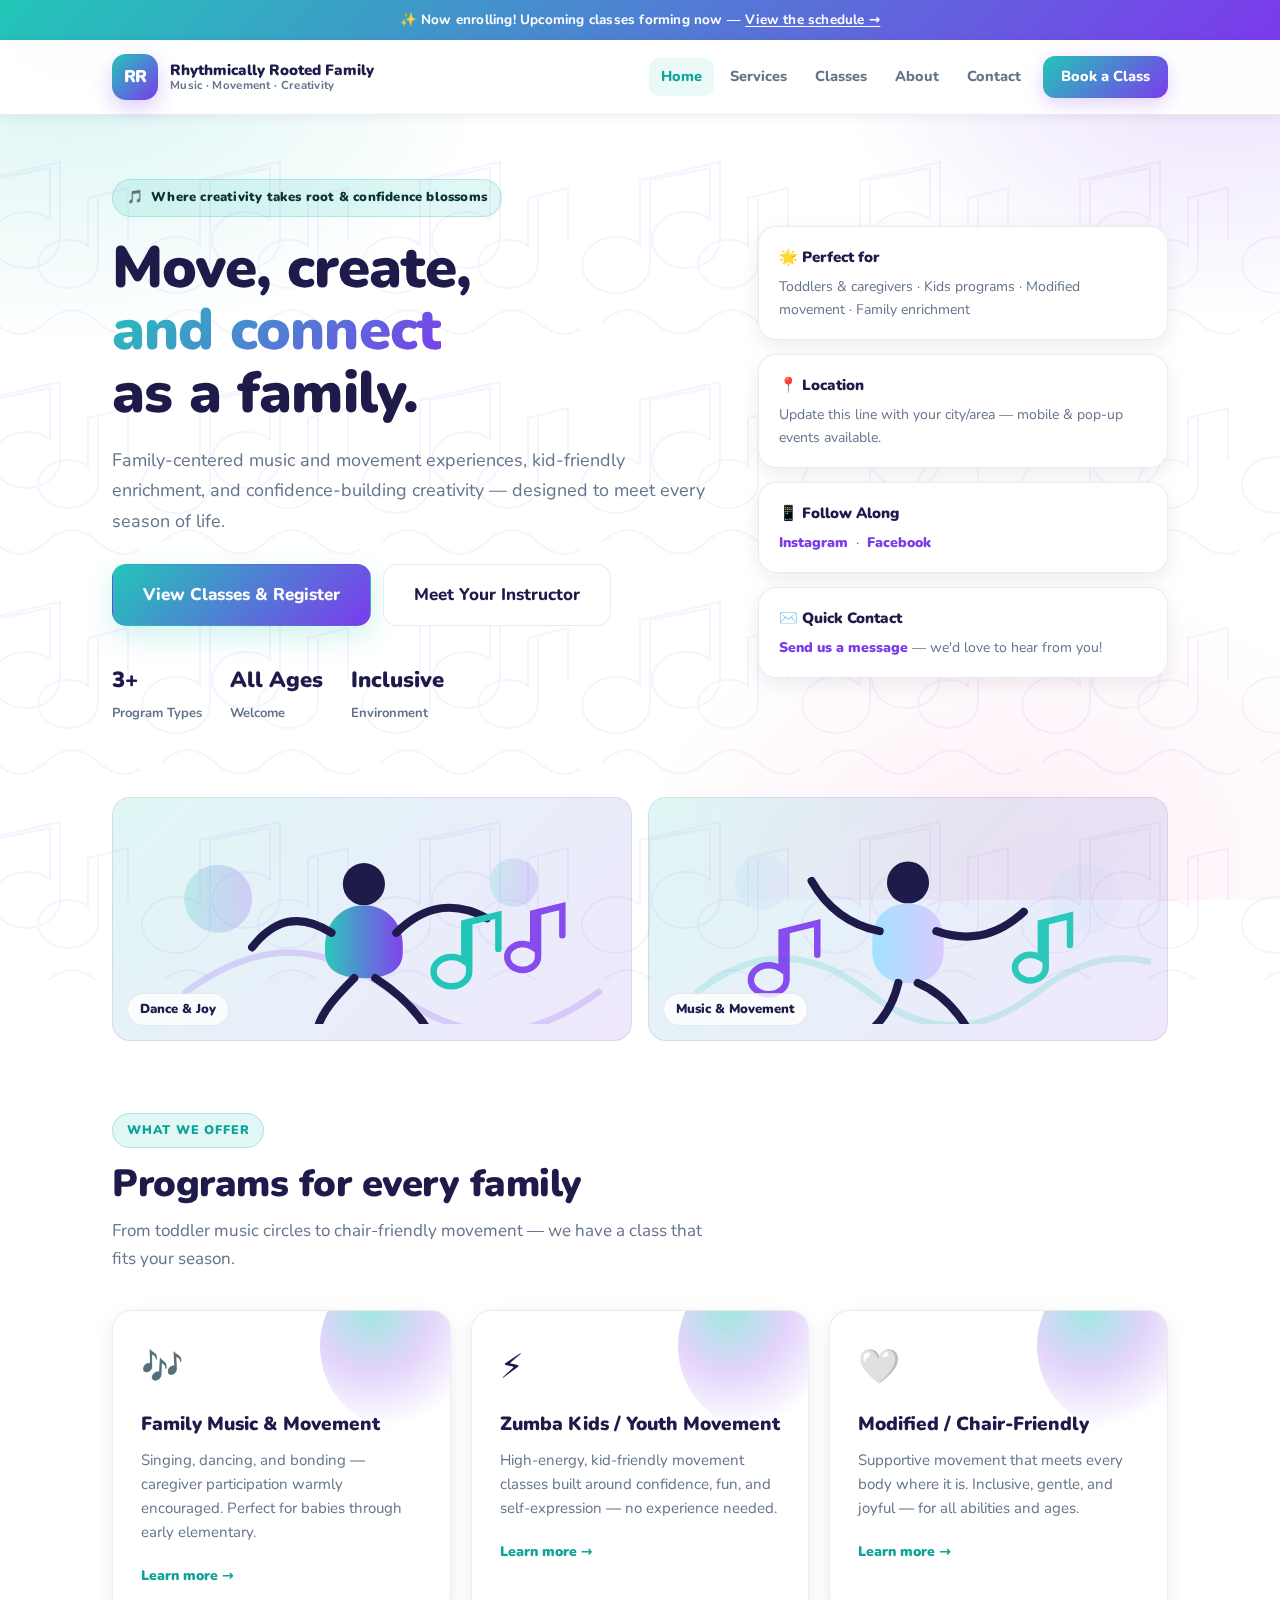
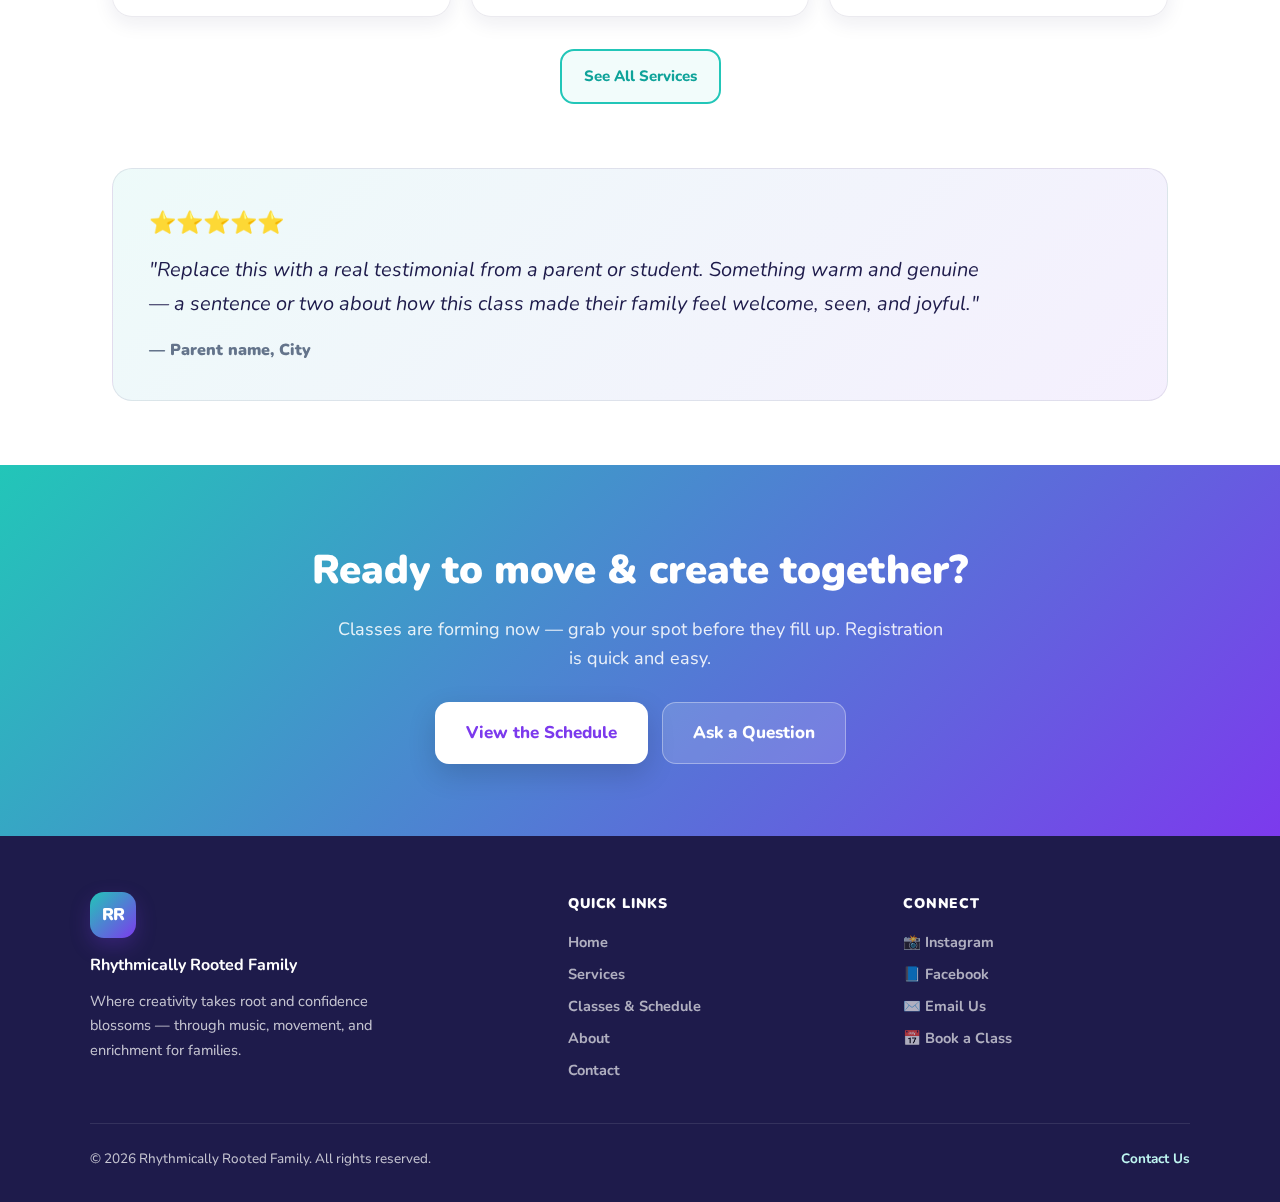
<file: index.html>
<!doctype html>
<html lang="en">
<head>
  <meta charset="utf-8" />
  <meta name="viewport" content="width=device-width,initial-scale=1" />
  <title>Rhythmically Rooted Family — Music, Movement & Enrichment</title>
  <meta name="description" content="Where creativity takes root and confidence blossoms—through music, movement, and enrichment for families." />
  <link rel="stylesheet" href="style.css" />

  <style>
    /* ── Home-page-only styles ─────────────────────────────── */

    /* Hero */
    .hero {
      padding: 64px 0 72px;
      position: relative;
    }
    .hero-inner {
      display: grid;
      grid-template-columns: 1.2fr .8fr;
      gap: 32px;
      align-items: center;
    }
    @media (max-width: 820px) {
      .hero-inner { grid-template-columns: 1fr; }
    }

    .hero-badge {
      display: inline-flex;
      align-items: center;
      gap: 8px;
      background: rgba(34,198,184,.14);
      border: 1px solid rgba(34,198,184,.28);
      color: #0a3430;
      font-size: 13px;
      font-weight: 900;
      padding: 7px 14px;
      border-radius: 999px;
      margin-bottom: 20px;
      letter-spacing: .2px;
    }
    .hero h1 {
      font-size: clamp(34px, 5.5vw, 58px);
      font-weight: 900;
      line-height: 1.08;
      letter-spacing: -.8px;
      margin-bottom: 20px;
      color: #1e1b4b;
    }
    .hero h1 .accent {
      background: var(--grad);
      -webkit-background-clip: text;
      -webkit-text-fill-color: transparent;
      background-clip: text;
    }
    .hero-tagline {
      font-size: 18px;
      color: var(--muted);
      max-width: 55ch;
      margin-bottom: 28px;
      line-height: 1.7;
    }
    .hero-ctas { display: flex; flex-wrap: wrap; gap: 12px; margin-bottom: 36px; }

    .hero-stats {
      display: flex;
      gap: 28px;
      flex-wrap: wrap;
    }
    .stat strong {
      display: block;
      font-size: 22px;
      font-weight: 900;
      color: var(--ink);
    }
    .stat span { font-size: 13px; color: var(--muted); font-weight: 700; }

    /* Hero visual panel */
    .hero-visual {
      display: grid;
      gap: 14px;
    }
    .hero-card {
      background: rgba(255,255,255,.93);
      border: 1px solid var(--border);
      border-radius: 18px;
      box-shadow: var(--shadowSm);
      padding: 18px 20px;
    }
    .hero-card h3 { font-size: 15px; font-weight: 900; margin-bottom: 5px; }
    .hero-card p { color: var(--muted); font-size: 14px; margin: 0; }
    .hero-card a { color: var(--purple); font-weight: 900; text-decoration: none; }

    /* Illustration band */
    .illustration-band {
      display: grid;
      grid-template-columns: 1fr 1fr;
      gap: 16px;
      margin: 0 0 8px;
    }
    @media (max-width: 680px) { .illustration-band { grid-template-columns: 1fr; } }

    .illus {
      border-radius: 18px;
      border: 1px solid var(--border);
      background: linear-gradient(135deg, rgba(34,198,184,.14), rgba(124,58,237,.12));
      padding: 16px;
      position: relative;
      overflow: hidden;
      min-height: 210px;
    }
    .illus svg { width: 100%; height: 210px; display: block; }
    .illus-label {
      position: absolute; left: 14px; bottom: 14px;
      font-weight: 900; font-size: 13px;
      background: rgba(255,255,255,.82);
      border: 1px solid var(--border);
      padding: 5px 12px;
      border-radius: 999px;
    }

    /* Quick services section */
    .services-grid {
      display: grid;
      grid-template-columns: repeat(3,1fr);
      gap: 20px;
    }
    @media (max-width: 820px) { .services-grid { grid-template-columns: 1fr; } }

    .service-card {
      background: var(--cardBg);
      border: 1px solid var(--border);
      border-radius: var(--radius);
      box-shadow: var(--shadowSm);
      padding: 28px;
      position: relative;
      overflow: hidden;
      transition: transform .18s, box-shadow .18s;
      text-decoration: none;
      color: inherit;
      display: block;
    }
    .service-card:hover { transform: translateY(-4px); box-shadow: var(--shadow); }
    .service-card .swoosh {
      position: absolute; right: -40px; top: -50px;
      width: 170px; height: 170px; border-radius: 999px;
      pointer-events: none;
      background: radial-gradient(circle at 30% 30%, rgba(34,198,184,.42), rgba(124,58,237,.22), transparent 70%);
    }
    .service-card span.icon { font-size: 34px; display: block; margin-bottom: 14px; }
    .service-card h3 { font-size: 19px; font-weight: 900; margin-bottom: 8px; }
    .service-card p { color: var(--muted); font-size: 15px; margin-bottom: 18px; line-height: 1.6; }
    .service-link {
      font-weight: 900;
      font-size: 14px;
      color: var(--tealDark);
      display: inline-flex;
      align-items: center;
      gap: 6px;
      text-decoration: none;
    }

    /* Testimonial strip */
    .testimonial-strip {
      background: linear-gradient(135deg, rgba(34,198,184,.08), rgba(124,58,237,.08));
      border: 1px solid var(--border);
      border-radius: var(--radius);
      padding: 36px;
    }
    .testimonial-strip blockquote {
      font-size: 20px;
      font-style: italic;
      color: var(--ink);
      line-height: 1.7;
      margin-bottom: 16px;
      max-width: 70ch;
    }
    .testimonial-strip .who { font-weight: 900; color: var(--muted); }
  </style>
</head>
<body>
  <div class="page-bg" aria-hidden="true"></div>
  <div class="page-pattern" aria-hidden="true"></div>

  <!-- Announcement bar -->
  <div class="topbar">
    ✨ Now enrolling! Upcoming classes forming now —
    <a href="classes.html">View the schedule →</a>
  </div>

  <!-- Navigation -->
  <nav class="nav" aria-label="Main navigation">
    <div class="nav-inner">
      <a href="index.html" class="brand" aria-label="Rhythmically Rooted Family – Home">
        <div class="logo" aria-hidden="true">RR</div>
        <div class="brand-text">
          <span class="brand-name">Rhythmically Rooted Family</span>
          <span class="brand-tagline">Music · Movement · Creativity</span>
        </div>
      </a>
      <button class="hamburger" id="menuBtn" aria-expanded="false" aria-controls="navMenu" aria-label="Open menu">☰</button>
      <div class="navlinks" id="navMenu" role="list">
        <a href="index.html" role="listitem">Home</a>
        <a href="services.html" role="listitem">Services</a>
        <a href="classes.html" role="listitem">Classes</a>
        <a href="about.html" role="listitem">About</a>
        <a href="contact.html" role="listitem">Contact</a>
        <a href="classes.html" class="nav-cta" role="listitem">Book a Class</a>
      </div>
    </div>
  </nav>

  <!-- ── HERO ──────────────────────────────────────────────── -->
  <section class="hero" aria-label="Welcome">
    <div class="wrap">
      <div class="hero-inner">
        <div class="hero-content">
          <div class="hero-badge">
            <span>🎵</span> Where creativity takes root &amp; confidence blossoms
          </div>
          <h1>Move, create,<br /><span class="accent">and connect</span><br />as a family.</h1>
          <p class="hero-tagline">
            Family-centered music and movement experiences, kid-friendly enrichment, and
            confidence-building creativity — designed to meet every season of life.
          </p>
          <div class="hero-ctas">
            <a href="classes.html" class="btn btn-primary btn-lg">View Classes &amp; Register</a>
            <a href="about.html" class="btn btn-lg">Meet Your Instructor</a>
          </div>
          <div class="hero-stats">
            <div class="stat">
              <strong>3+</strong>
              <span>Program Types</span>
            </div>
            <div class="stat">
              <strong>All Ages</strong>
              <span>Welcome</span>
            </div>
            <div class="stat">
              <strong>Inclusive</strong>
              <span>Environment</span>
            </div>
          </div>
        </div>

        <div class="hero-visual">
          <div class="hero-card">
            <h3>🌟 Perfect for</h3>
            <p>Toddlers &amp; caregivers · Kids programs · Modified movement · Family enrichment</p>
          </div>
          <div class="hero-card">
            <h3>📍 Location</h3>
            <p>Update this line with your city/area — mobile &amp; pop-up events available.</p>
          </div>
          <div class="hero-card">
            <h3>📱 Follow Along</h3>
            <p>
              <a href="PUT-INSTAGRAM-LINK-HERE">Instagram</a> &nbsp;·&nbsp;
              <a href="PUT-FACEBOOK-LINK-HERE">Facebook</a>
            </p>
          </div>
          <div class="hero-card">
            <h3>✉️ Quick Contact</h3>
            <p><a href="contact.html">Send us a message</a> — we'd love to hear from you!</p>
          </div>
        </div>
      </div>
    </div>
  </section>

  <!-- ── DECORATIVE ILLUSTRATIONS ─────────────────────────── -->
  <div class="wrap">
    <div class="illustration-band" aria-label="Decorative illustrations" aria-hidden="true">
      <div class="illus">
        <svg viewBox="0 0 600 210" xmlns="http://www.w3.org/2000/svg">
          <defs>
            <linearGradient id="g1" x1="0" x2="1"><stop offset="0" stop-color="#22c6b8" stop-opacity=".95"/><stop offset="1" stop-color="#7c3aed" stop-opacity=".95"/></linearGradient>
          </defs>
          <circle cx="110" cy="80" r="42" fill="url(#g1)" opacity=".22"/>
          <circle cx="475" cy="60" r="30" fill="url(#g1)" opacity=".16"/>
          <path d="M70 195c90-65 165-65 255 0s165 65 255 0" fill="none" stroke="#7c3aed" stroke-opacity=".18" stroke-width="8" stroke-linecap="round"/>
          <circle cx="290" cy="62" r="26" fill="#1e1b4b"/>
          <path d="M290 88c28 0 48 22 48 50v8c0 18-12 32-48 32s-48-14-48-32v-8c0-28 20-50 48-50z" fill="url(#g1)"/>
          <path d="M250 122c-38-24-70-18-98 18" fill="none" stroke="#1e1b4b" stroke-width="10" stroke-linecap="round"/>
          <path d="M330 122c34-34 72-40 112-18" fill="none" stroke="#1e1b4b" stroke-width="10" stroke-linecap="round"/>
          <path d="M278 178c-22 22-38 40-44 58" fill="none" stroke="#1e1b4b" stroke-width="10" stroke-linecap="round"/>
          <path d="M304 178c28 18 50 38 66 66" fill="none" stroke="#1e1b4b" stroke-width="10" stroke-linecap="round"/>
          <path d="M420 110v60c0 10-10 18-22 18s-22-8-22-18 10-18 22-18c6 0 12 2 16 5v-47l42-10v42" fill="none" stroke="#22c6b8" stroke-width="8" stroke-linecap="round"/>
          <path d="M505 100v52c0 9-9 16-19 16s-19-7-19-16 9-16 19-16c5 0 10 2 13 4v-42l36-9v36" fill="none" stroke="#7c3aed" stroke-width="8" stroke-linecap="round" opacity=".9"/>
        </svg>
        <div class="illus-label">Dance &amp; Joy</div>
      </div>

      <div class="illus">
        <svg viewBox="0 0 600 210" xmlns="http://www.w3.org/2000/svg">
          <defs>
            <linearGradient id="g2" x1="0" x2="1"><stop offset="0" stop-color="#9fe2ff" stop-opacity=".95"/><stop offset="1" stop-color="#d8c8ff" stop-opacity=".95"/></linearGradient>
          </defs>
          <circle cx="120" cy="60" r="34" fill="url(#g2)" opacity=".22"/>
          <circle cx="520" cy="80" r="44" fill="url(#g2)" opacity=".16"/>
          <path d="M40 195c70-55 140-55 210 0s140 55 210 0s140-55 210 0" fill="none" stroke="#22c6b8" stroke-opacity=".18" stroke-width="8" stroke-linecap="round"/>
          <circle cx="300" cy="60" r="26" fill="#1e1b4b"/>
          <path d="M300 86c26 0 44 18 44 44v16c0 22-16 38-44 38s-44-16-44-38v-16c0-26 18-44 44-44z" fill="url(#g2)"/>
          <path d="M265 120c-38-8-66-30-84-62" fill="none" stroke="#1e1b4b" stroke-width="10" stroke-linecap="round"/>
          <path d="M335 120c40 14 76 6 108-24" fill="none" stroke="#1e1b4b" stroke-width="10" stroke-linecap="round"/>
          <path d="M288 184c-6 26-18 46-38 62" fill="none" stroke="#1e1b4b" stroke-width="10" stroke-linecap="round"/>
          <path d="M312 184c24 10 44 28 60 54" fill="none" stroke="#1e1b4b" stroke-width="10" stroke-linecap="round"/>
          <path d="M150 120v60c0 10-10 18-22 18s-22-8-22-18 10-18 22-18c6 0 12 2 16 5v-46l44-11v39" fill="none" stroke="#7c3aed" stroke-width="8" stroke-linecap="round" opacity=".9"/>
          <path d="M470 112v53c0 9-9 16-19 16s-19-7-19-16 9-16 19-16c5 0 10 2 13 4v-43l36-9v36" fill="none" stroke="#22c6b8" stroke-width="8" stroke-linecap="round" opacity=".95"/>
        </svg>
        <div class="illus-label">Music &amp; Movement</div>
      </div>
    </div>
  </div>

  <!-- ── SERVICES PREVIEW ──────────────────────────────────── -->
  <section>
    <div class="wrap">
      <div class="section-tag">What We Offer</div>
      <h2 class="section-title">Programs for every family</h2>
      <p class="section-lead">
        From toddler music circles to chair-friendly movement — we have a class that fits your season.
      </p>

      <div class="services-grid">
        <div class="service-card">
          <div class="swoosh"></div>
          <span class="icon">🎶</span>
          <h3>Family Music &amp; Movement</h3>
          <p>Singing, dancing, and bonding — caregiver participation warmly encouraged. Perfect for babies through early elementary.</p>
          <a href="services.html" class="service-link">Learn more →</a>
        </div>

        <div class="service-card">
          <div class="swoosh"></div>
          <span class="icon">⚡</span>
          <h3>Zumba Kids / Youth Movement</h3>
          <p>High-energy, kid-friendly movement classes built around confidence, fun, and self-expression — no experience needed.</p>
          <a href="services.html" class="service-link">Learn more →</a>
        </div>

        <div class="service-card">
          <div class="swoosh"></div>
          <span class="icon">🤍</span>
          <h3>Modified / Chair-Friendly</h3>
          <p>Supportive movement that meets every body where it is. Inclusive, gentle, and joyful — for all abilities and ages.</p>
          <a href="services.html" class="service-link">Learn more →</a>
        </div>
      </div>

      <div style="margin-top:32px;text-align:center;">
        <a href="services.html" class="btn btn-outline">See All Services</a>
      </div>
    </div>
  </section>

  <!-- ── TESTIMONIAL ───────────────────────────────────────── -->
  <section style="padding-top:0;">
    <div class="wrap">
      <div class="testimonial-strip">
        <div class="stars" style="font-size:22px;margin-bottom:12px;">⭐⭐⭐⭐⭐</div>
        <blockquote>
          "Replace this with a real testimonial from a parent or student. Something warm
          and genuine — a sentence or two about how this class made their family feel
          welcome, seen, and joyful."
        </blockquote>
        <div class="who">— Parent name, City</div>
      </div>
    </div>
  </section>

  <!-- ── CTA BAND ──────────────────────────────────────────── -->
  <div class="cta-band">
    <h2>Ready to move &amp; create together?</h2>
    <p>Classes are forming now — grab your spot before they fill up. Registration is quick and easy.</p>
    <div style="display:flex;gap:14px;justify-content:center;flex-wrap:wrap;">
      <a href="classes.html" class="btn btn-white btn-lg">View the Schedule</a>
      <a href="contact.html" class="btn btn-lg" style="background:rgba(255,255,255,.15);border-color:rgba(255,255,255,.35);color:#fff;">Ask a Question</a>
    </div>
  </div>

  <!-- ── FOOTER ────────────────────────────────────────────── -->
  <footer>
    <div class="footer-grid">
      <div class="footer-brand">
        <div class="logo">RR</div>
        <strong style="color:#fff;font-size:16px;">Rhythmically Rooted Family</strong>
        <p>Where creativity takes root and confidence blossoms — through music, movement, and enrichment for families.</p>
      </div>
      <div>
        <h4>Quick Links</h4>
        <nav class="footer-links" aria-label="Footer navigation">
          <a href="index.html">Home</a>
          <a href="services.html">Services</a>
          <a href="classes.html">Classes &amp; Schedule</a>
          <a href="about.html">About</a>
          <a href="contact.html">Contact</a>
        </nav>
      </div>
      <div>
        <h4>Connect</h4>
        <nav class="footer-links" aria-label="Social links">
          <a href="PUT-INSTAGRAM-LINK-HERE">📸 Instagram</a>
          <a href="PUT-FACEBOOK-LINK-HERE">📘 Facebook</a>
          <a href="mailto:youremail@example.com">✉️ Email Us</a>
          <a href="classes.html">📅 Book a Class</a>
        </nav>
      </div>
    </div>
    <div class="footer-bottom">
      <span>© <span id="year"></span> Rhythmically Rooted Family. All rights reserved.</span>
      <a href="contact.html">Contact Us</a>
    </div>
  </footer>

  <script src="nav.js"></script>
</body>
</html>
</file>
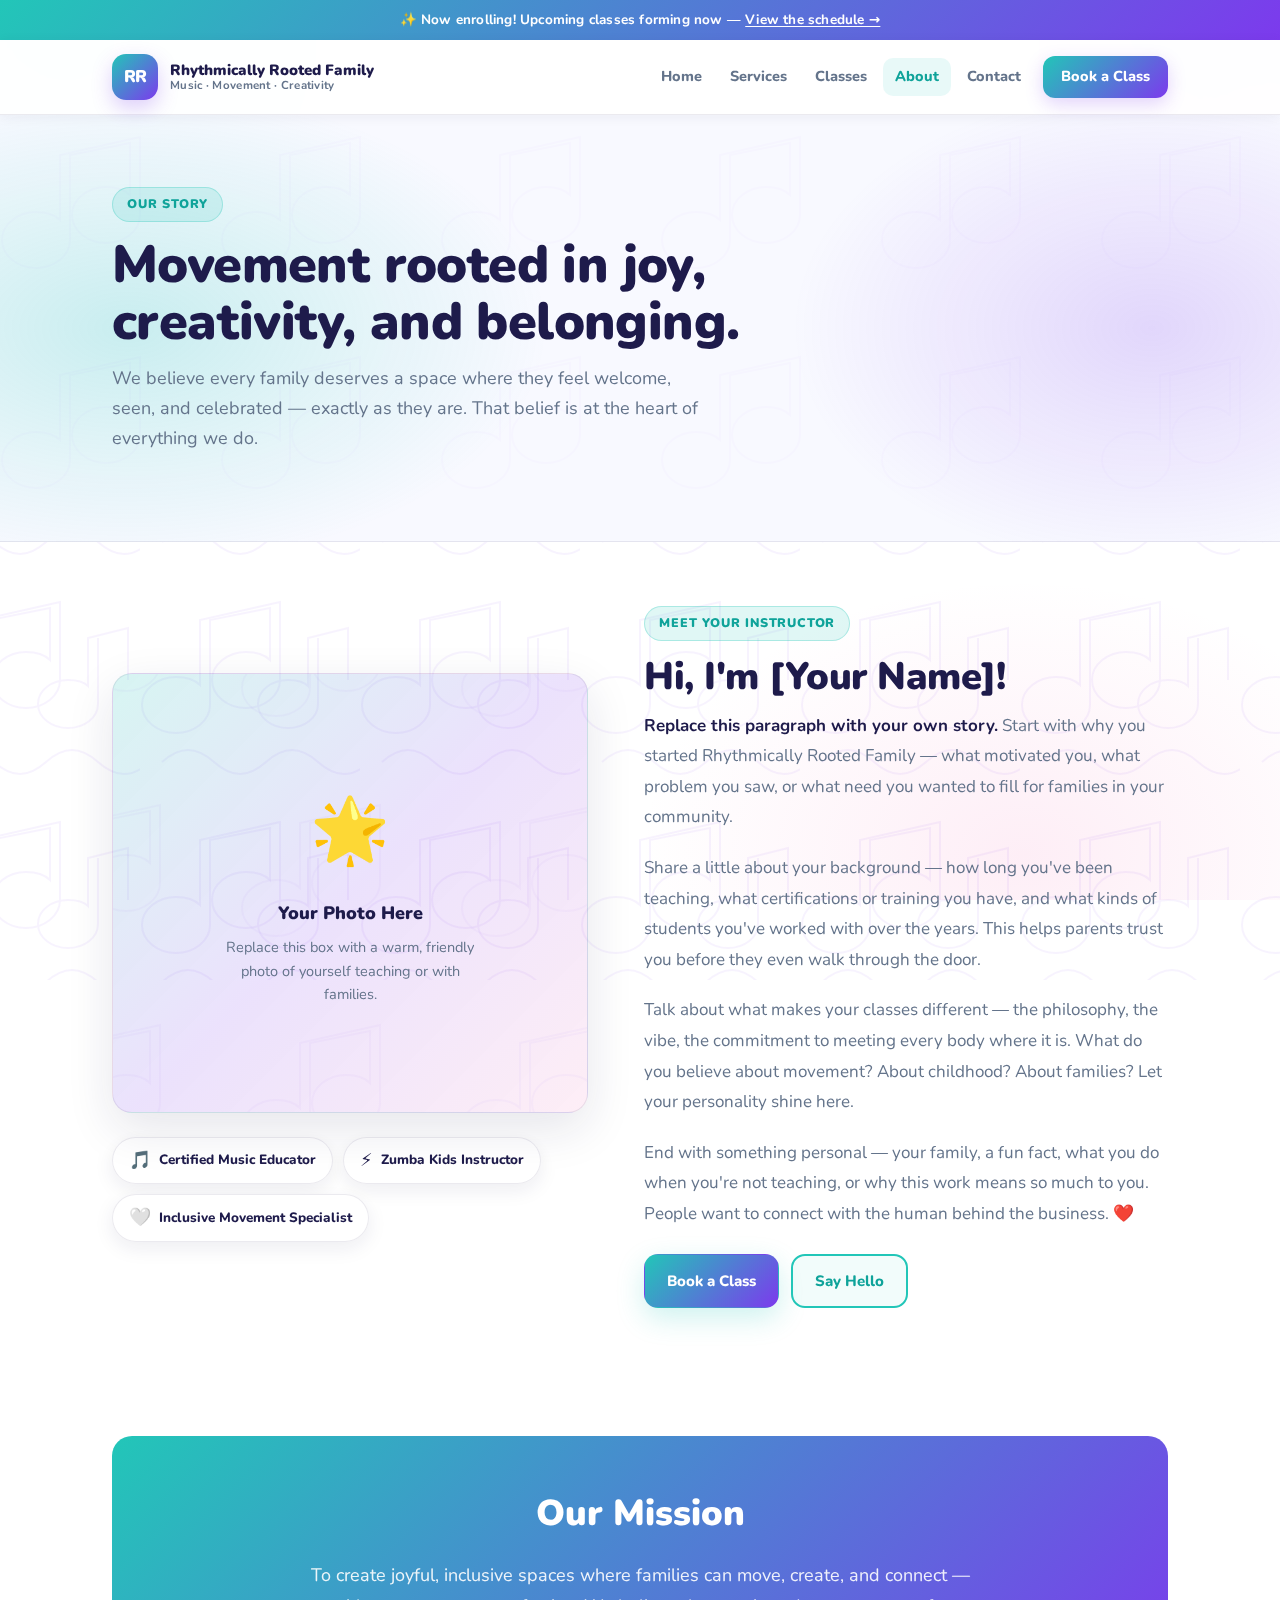
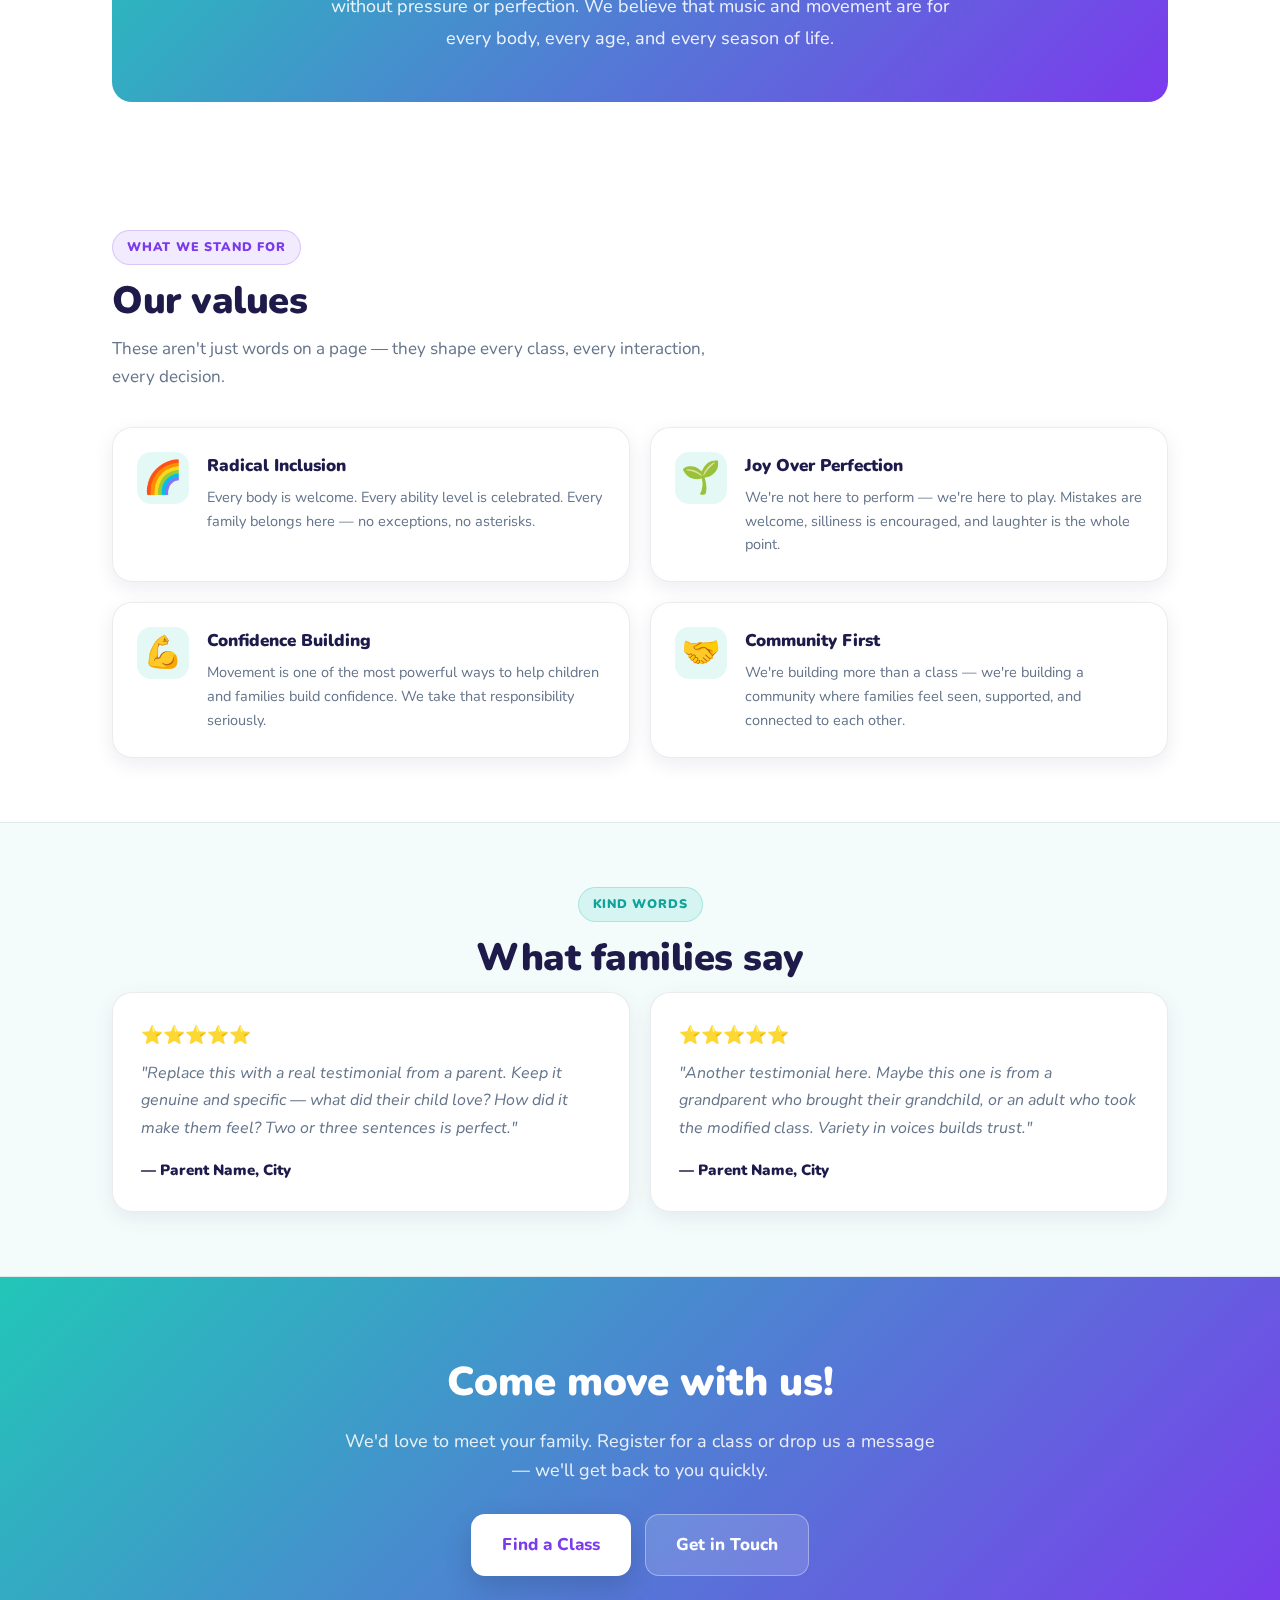
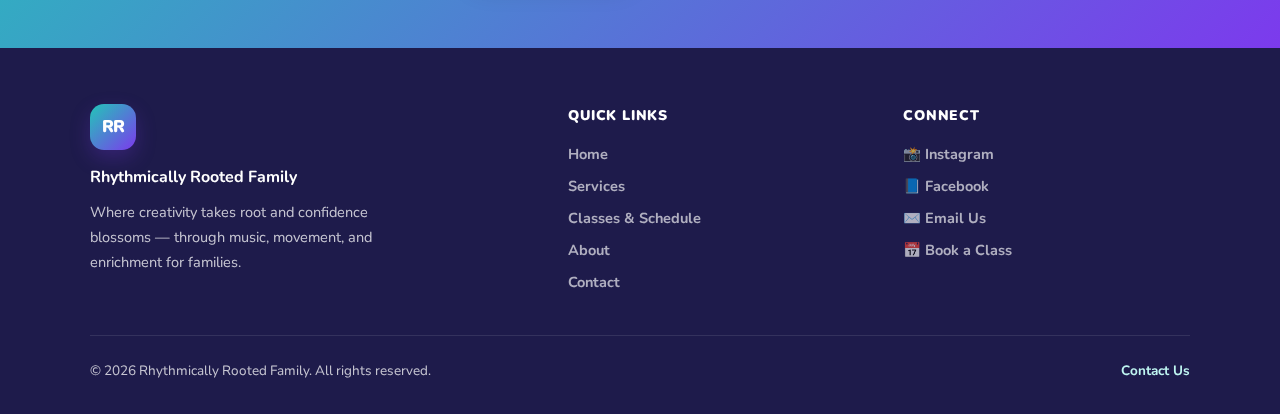
<file: about.html>
<!doctype html>
<html lang="en">
<head>
  <meta charset="utf-8" />
  <meta name="viewport" content="width=device-width,initial-scale=1" />
  <title>About — Rhythmically Rooted Family</title>
  <meta name="description" content="Learn about the story, mission, and values behind Rhythmically Rooted Family — music and movement for every family." />
  <link rel="stylesheet" href="style.css" />

  <style>
    /* ── About-page-only styles ─────────────────────────────── */

    /* Story section — two column */
    .story {
      display: grid;
      grid-template-columns: 1fr 1.1fr;
      gap: 56px;
      align-items: center;
    }
    @media (max-width: 820px) { .story { grid-template-columns: 1fr; gap: 36px; } }

    .story-text p {
      color: var(--muted);
      font-size: 17px;
      line-height: 1.8;
      margin-bottom: 20px;
    }
    .story-text p strong { color: var(--ink); }

    /* Photo placeholder */
    .photo-box {
      background: linear-gradient(135deg, rgba(34,198,184,.18), rgba(124,58,237,.15), rgba(244,114,182,.12));
      border: 1px solid var(--border);
      border-radius: var(--radius);
      min-height: 440px;
      display: flex;
      flex-direction: column;
      align-items: center;
      justify-content: center;
      text-align: center;
      padding: 36px;
      box-shadow: var(--shadow);
      position: relative;
      overflow: hidden;
    }
    .photo-box::before {
      content: '';
      position: absolute; inset: 0;
      background: url("data:image/svg+xml,%3Csvg xmlns='http://www.w3.org/2000/svg' width='220' height='220' viewBox='0 0 220 220'%3E%3Cg fill='none' stroke='%237c3aed' stroke-width='2' opacity='0.3'%3E%3Cpath d='M70 40v85c0 16-16 28-34 28S2 141 2 125s16-28 34-28c10 0 19 3 24 8V40l80-18v78c0 16-16 28-34 28s-34-12-34-28 16-28 34-28c10 0 19 3 24 8V28z'/%3E%3C/g%3E%3C/svg%3E") center/220px repeat;
      opacity: .12; pointer-events: none;
    }
    .photo-box-inner { position: relative; z-index: 1; }
    .photo-placeholder-icon { font-size: 64px; margin-bottom: 14px; }
    .photo-box h3 { font-size: 18px; font-weight: 900; margin-bottom: 8px; }
    .photo-box p { color: var(--muted); font-size: 14.5px; max-width: 28ch; line-height: 1.6; }

    /* Cred badges */
    .creds {
      display: flex;
      flex-wrap: wrap;
      gap: 10px;
      margin-top: 24px;
    }
    .cred {
      display: flex;
      align-items: center;
      gap: 8px;
      background: rgba(255,255,255,.9);
      border: 1px solid var(--border);
      border-radius: 999px;
      padding: 8px 16px;
      font-size: 13.5px;
      font-weight: 800;
      color: var(--ink);
      box-shadow: var(--shadowSm);
    }
    .cred span { font-size: 18px; }

    /* Mission section */
    .mission-box {
      background: var(--grad);
      color: #fff;
      border-radius: var(--radius);
      padding: 48px 40px;
      text-align: center;
    }
    .mission-box h2 {
      font-size: clamp(24px, 3.5vw, 36px);
      font-weight: 900;
      margin-bottom: 16px;
    }
    .mission-box p {
      font-size: 18px;
      opacity: .9;
      max-width: 60ch;
      margin: 0 auto;
      line-height: 1.75;
    }
  </style>
</head>
<body>
  <div class="page-bg" aria-hidden="true"></div>
  <div class="page-pattern" aria-hidden="true"></div>

  <!-- Announcement bar -->
  <div class="topbar">
    ✨ Now enrolling! Upcoming classes forming now —
    <a href="classes.html">View the schedule →</a>
  </div>

  <!-- Navigation -->
  <nav class="nav" aria-label="Main navigation">
    <div class="nav-inner">
      <a href="index.html" class="brand" aria-label="Rhythmically Rooted Family – Home">
        <div class="logo" aria-hidden="true">RR</div>
        <div class="brand-text">
          <span class="brand-name">Rhythmically Rooted Family</span>
          <span class="brand-tagline">Music · Movement · Creativity</span>
        </div>
      </a>
      <button class="hamburger" id="menuBtn" aria-expanded="false" aria-controls="navMenu" aria-label="Open menu">☰</button>
      <div class="navlinks" id="navMenu">
        <a href="index.html">Home</a>
        <a href="services.html">Services</a>
        <a href="classes.html">Classes</a>
        <a href="about.html">About</a>
        <a href="contact.html">Contact</a>
        <a href="classes.html" class="nav-cta">Book a Class</a>
      </div>
    </div>
  </nav>

  <!-- ── PAGE HERO ─────────────────────────────────────────── -->
  <div class="page-hero">
    <div class="wrap">
      <div class="section-tag">Our Story</div>
      <h1>Movement rooted in joy,<br />creativity, and belonging.</h1>
      <p class="lead">
        We believe every family deserves a space where they feel welcome, seen, and celebrated —
        exactly as they are. That belief is at the heart of everything we do.
      </p>
    </div>
  </div>

  <!-- ── STORY ─────────────────────────────────────────────── -->
  <section>
    <div class="wrap">
      <div class="story">
        <div>
          <div class="photo-box" aria-label="Instructor photo placeholder">
            <div class="photo-box-inner">
              <div class="photo-placeholder-icon">🌟</div>
              <h3>Your Photo Here</h3>
              <p>Replace this box with a warm, friendly photo of yourself teaching or with families.</p>
            </div>
          </div>
          <div class="creds">
            <div class="cred"><span>🎵</span> Certified Music Educator</div>
            <div class="cred"><span>⚡</span> Zumba Kids Instructor</div>
            <div class="cred"><span>🤍</span> Inclusive Movement Specialist</div>
          </div>
        </div>

        <div class="story-text">
          <div class="section-tag">Meet Your Instructor</div>
          <h2 class="section-title">Hi, I'm [Your Name]!</h2>

          <p>
            <strong>Replace this paragraph with your own story.</strong> Start with why you
            started Rhythmically Rooted Family — what motivated you, what problem you saw,
            or what need you wanted to fill for families in your community.
          </p>

          <p>
            Share a little about your background — how long you've been teaching, what
            certifications or training you have, and what kinds of students you've worked
            with over the years. This helps parents trust you before they even walk through the door.
          </p>

          <p>
            Talk about what makes your classes different — the philosophy, the vibe, the
            commitment to meeting every body where it is. What do you believe about movement?
            About childhood? About families? Let your personality shine here.
          </p>

          <p>
            End with something personal — your family, a fun fact, what you do when you're
            not teaching, or why this work means so much to you. People want to connect
            with the human behind the business. ❤️
          </p>

          <div style="display:flex;gap:12px;flex-wrap:wrap;margin-top:24px;">
            <a href="classes.html" class="btn btn-primary">Book a Class</a>
            <a href="contact.html" class="btn btn-outline">Say Hello</a>
          </div>
        </div>
      </div>
    </div>
  </section>

  <!-- ── MISSION ───────────────────────────────────────────── -->
  <section>
    <div class="wrap">
      <div class="mission-box">
        <h2>Our Mission</h2>
        <p>
          To create joyful, inclusive spaces where families can move, create, and connect —
          without pressure or perfection. We believe that music and movement are for every body,
          every age, and every season of life.
        </p>
      </div>
    </div>
  </section>

  <!-- ── VALUES ────────────────────────────────────────────── -->
  <section>
    <div class="wrap">
      <div class="section-tag purple">What We Stand For</div>
      <h2 class="section-title">Our values</h2>
      <p class="section-lead">These aren't just words on a page — they shape every class, every interaction, every decision.</p>

      <div class="values">
        <div class="value-card">
          <div class="value-icon">🌈</div>
          <div>
            <h4>Radical Inclusion</h4>
            <p>Every body is welcome. Every ability level is celebrated. Every family belongs here — no exceptions, no asterisks.</p>
          </div>
        </div>

        <div class="value-card">
          <div class="value-icon">🌱</div>
          <div>
            <h4>Joy Over Perfection</h4>
            <p>We're not here to perform — we're here to play. Mistakes are welcome, silliness is encouraged, and laughter is the whole point.</p>
          </div>
        </div>

        <div class="value-card">
          <div class="value-icon">💪</div>
          <div>
            <h4>Confidence Building</h4>
            <p>Movement is one of the most powerful ways to help children and families build confidence. We take that responsibility seriously.</p>
          </div>
        </div>

        <div class="value-card">
          <div class="value-icon">🤝</div>
          <div>
            <h4>Community First</h4>
            <p>We're building more than a class — we're building a community where families feel seen, supported, and connected to each other.</p>
          </div>
        </div>
      </div>
    </div>
  </section>

  <!-- ── TESTIMONIALS ──────────────────────────────────────── -->
  <section style="background:rgba(34,198,184,.05);border-top:1px solid var(--border);border-bottom:1px solid var(--border);">
    <div class="wrap">
      <div class="center">
        <div class="section-tag">Kind Words</div>
        <h2 class="section-title">What families say</h2>
      </div>
      <div class="testimonials">
        <div class="testimonial">
          <div class="stars">⭐⭐⭐⭐⭐</div>
          <blockquote>
            "Replace this with a real testimonial from a parent. Keep it genuine and specific —
            what did their child love? How did it make them feel? Two or three sentences is perfect."
          </blockquote>
          <div class="who">— Parent Name, City</div>
        </div>

        <div class="testimonial">
          <div class="stars">⭐⭐⭐⭐⭐</div>
          <blockquote>
            "Another testimonial here. Maybe this one is from a grandparent who brought their
            grandchild, or an adult who took the modified class. Variety in voices builds trust."
          </blockquote>
          <div class="who">— Parent Name, City</div>
        </div>
      </div>
    </div>
  </section>

  <!-- ── CTA BAND ──────────────────────────────────────────── -->
  <div class="cta-band">
    <h2>Come move with us!</h2>
    <p>We'd love to meet your family. Register for a class or drop us a message — we'll get back to you quickly.</p>
    <div style="display:flex;gap:14px;justify-content:center;flex-wrap:wrap;">
      <a href="classes.html" class="btn btn-white btn-lg">Find a Class</a>
      <a href="contact.html" class="btn btn-lg" style="background:rgba(255,255,255,.15);border-color:rgba(255,255,255,.35);color:#fff;">Get in Touch</a>
    </div>
  </div>

  <!-- ── FOOTER ────────────────────────────────────────────── -->
  <footer>
    <div class="footer-grid">
      <div class="footer-brand">
        <div class="logo">RR</div>
        <strong style="color:#fff;font-size:16px;">Rhythmically Rooted Family</strong>
        <p>Where creativity takes root and confidence blossoms — through music, movement, and enrichment for families.</p>
      </div>
      <div>
        <h4>Quick Links</h4>
        <nav class="footer-links" aria-label="Footer navigation">
          <a href="index.html">Home</a>
          <a href="services.html">Services</a>
          <a href="classes.html">Classes &amp; Schedule</a>
          <a href="about.html">About</a>
          <a href="contact.html">Contact</a>
        </nav>
      </div>
      <div>
        <h4>Connect</h4>
        <nav class="footer-links" aria-label="Social links">
          <a href="PUT-INSTAGRAM-LINK-HERE">📸 Instagram</a>
          <a href="PUT-FACEBOOK-LINK-HERE">📘 Facebook</a>
          <a href="mailto:youremail@example.com">✉️ Email Us</a>
          <a href="classes.html">📅 Book a Class</a>
        </nav>
      </div>
    </div>
    <div class="footer-bottom">
      <span>© <span id="year"></span> Rhythmically Rooted Family. All rights reserved.</span>
      <a href="contact.html">Contact Us</a>
    </div>
  </footer>

  <script src="nav.js"></script>
</body>
</html>
</file>
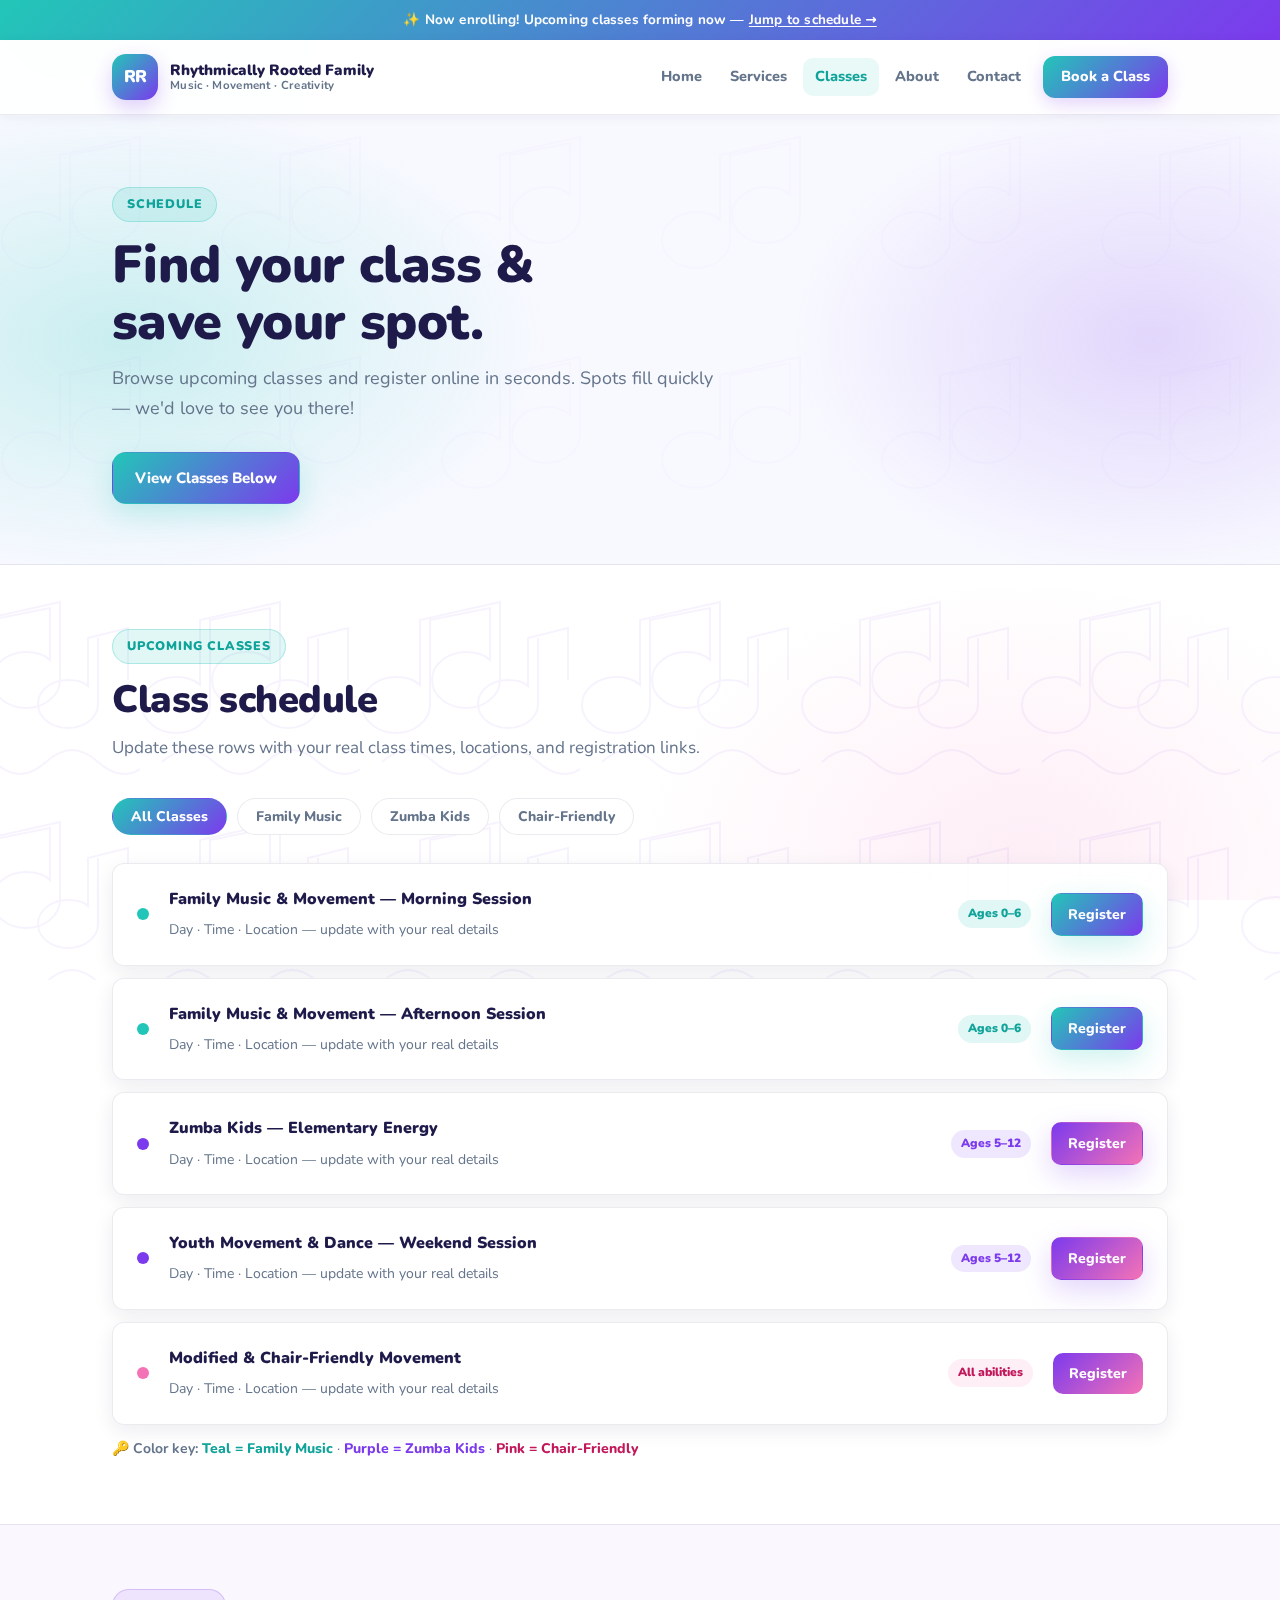
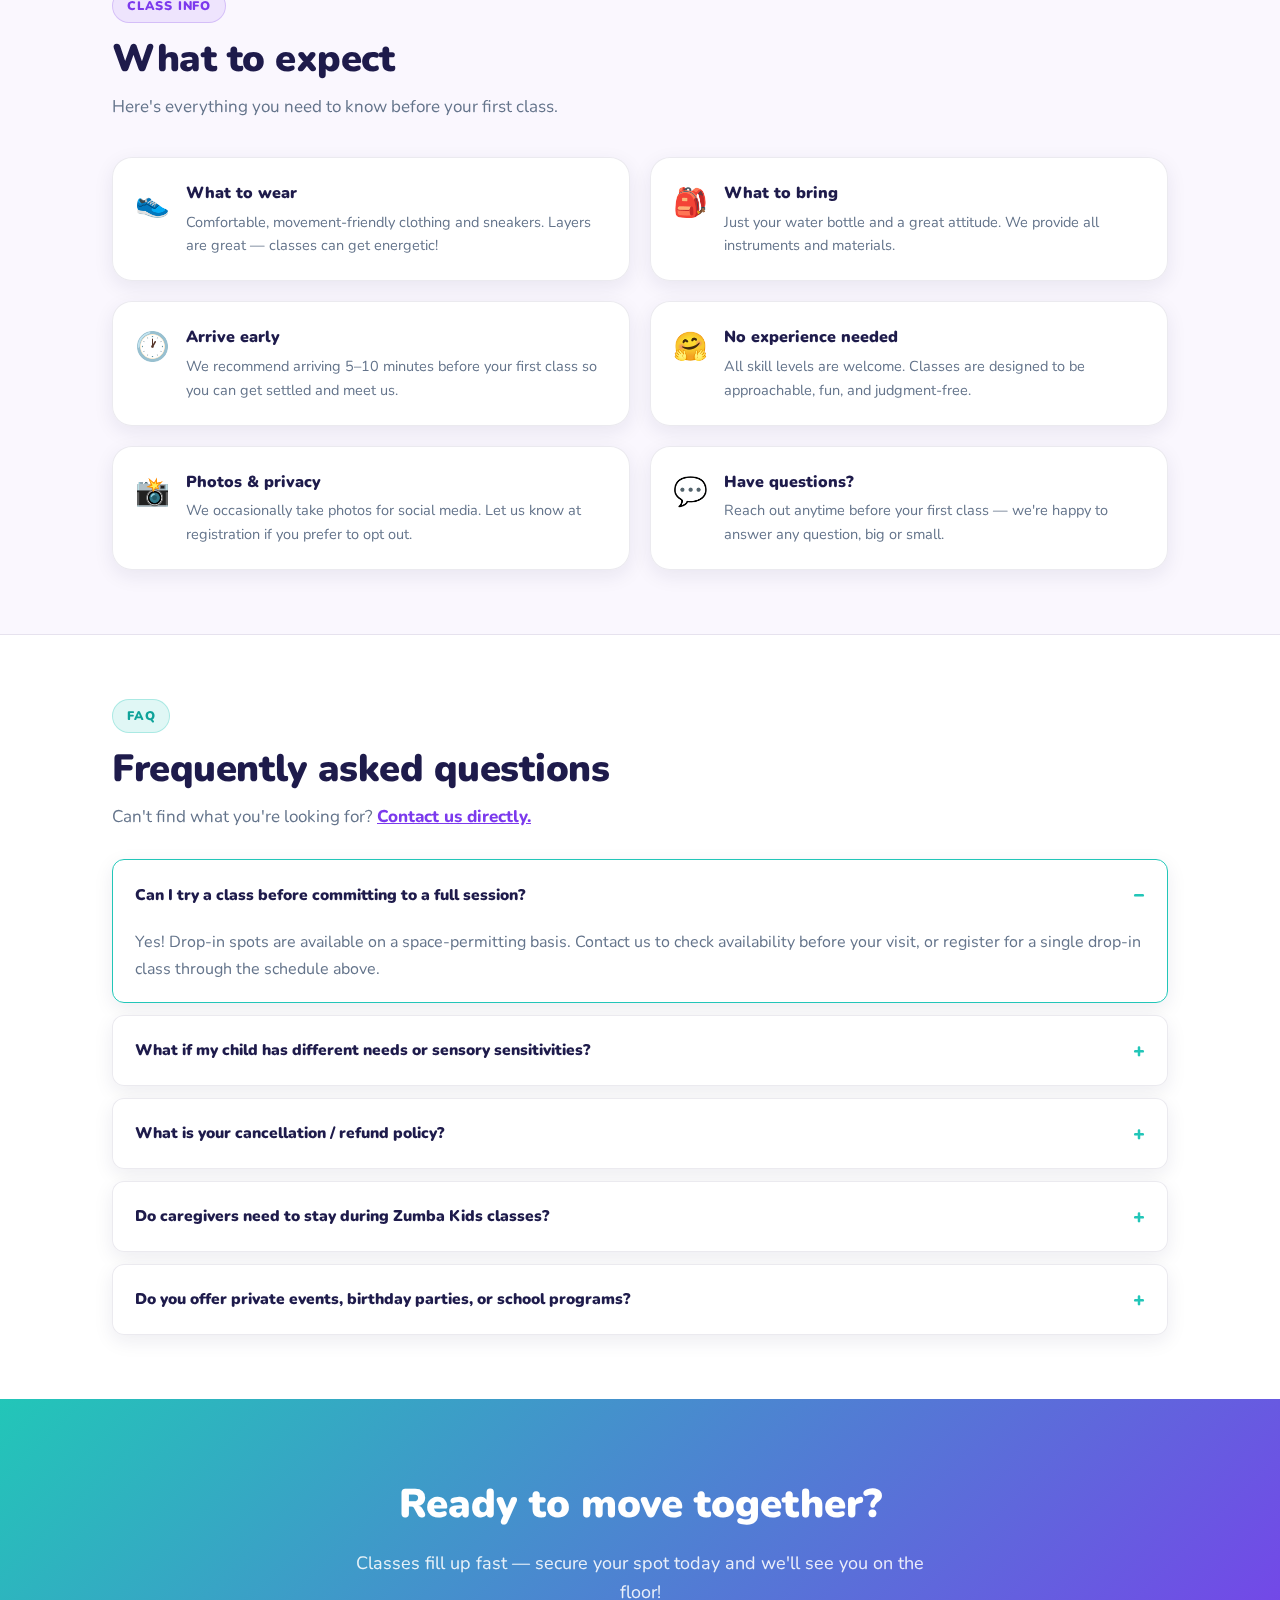
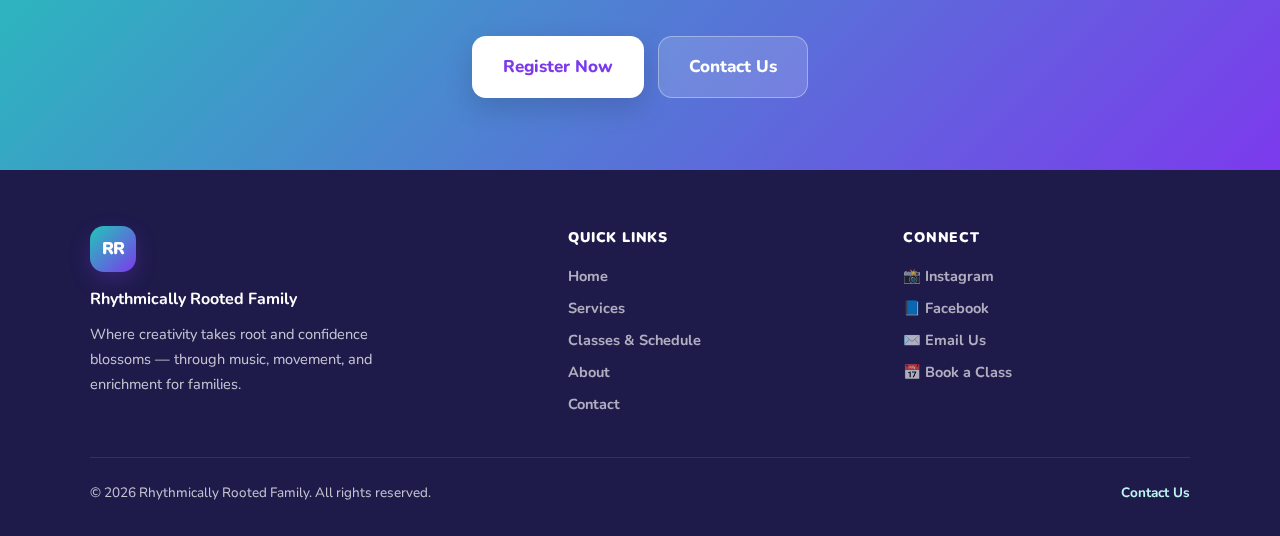
<file: classes.html>
<!doctype html>
<html lang="en">
<head>
  <meta charset="utf-8" />
  <meta name="viewport" content="width=device-width,initial-scale=1" />
  <title>Classes &amp; Schedule — Rhythmically Rooted Family</title>
  <meta name="description" content="Browse upcoming classes, times, and locations — then register to save your spot." />
  <link rel="stylesheet" href="style.css" />

  <style>
    /* ── Classes-page-only styles ──────────────────────────── */
    .filter-bar {
      display: flex;
      gap: 10px;
      flex-wrap: wrap;
      margin-bottom: 28px;
    }
    .filter-btn {
      padding: 8px 18px;
      border-radius: 999px;
      border: 1.5px solid var(--border);
      background: #fff;
      font-family: var(--font);
      font-weight: 800;
      font-size: 14px;
      color: var(--muted);
      cursor: pointer;
      transition: all .15s;
    }
    .filter-btn:hover,
    .filter-btn.active {
      background: var(--grad);
      color: #fff;
      border-color: transparent;
    }

    /* Extended schedule row */
    .class-row {
      display: grid;
      grid-template-columns: auto 1fr auto auto;
      align-items: center;
      gap: 20px;
      padding: 22px 24px;
      background: var(--cardBg);
      border: 1px solid var(--border);
      border-radius: var(--radiusSm);
      box-shadow: var(--shadowSm);
      transition: box-shadow .18s, transform .15s;
      margin-bottom: 12px;
    }
    .class-row:hover { box-shadow: var(--shadow); transform: translateY(-2px); }
    .class-type-dot {
      width: 12px; height: 12px; border-radius: 999px; flex-shrink: 0;
    }
    .dot-teal  { background: var(--teal); }
    .dot-purple { background: var(--purple); }
    .dot-pink   { background: var(--pink); }

    .class-info strong { font-size: 16px; font-weight: 900; display: block; margin-bottom: 4px; }
    .class-info span { color: var(--muted); font-size: 14px; }
    .class-badge {
      font-size: 12px;
      font-weight: 900;
      padding: 4px 10px;
      border-radius: 999px;
      white-space: nowrap;
    }
    .badge-teal   { background: rgba(34,198,184,.14); color: var(--tealDark); }
    .badge-purple { background: rgba(124,58,237,.12); color: var(--purple); }
    .badge-pink   { background: rgba(244,114,182,.12); color: #c2185b; }

    @media (max-width: 680px) {
      .class-row { grid-template-columns: auto 1fr; grid-template-rows: auto auto; }
      .class-badge { display: none; }
      .class-row .btn { grid-column: 2; justify-self: start; }
    }

    /* What to expect */
    .expect-grid {
      display: grid;
      grid-template-columns: repeat(2,1fr);
      gap: 20px;
    }
    @media (max-width: 720px) { .expect-grid { grid-template-columns: 1fr; } }
    .expect-item {
      display: flex;
      gap: 16px;
      padding: 22px;
      background: var(--cardBg);
      border: 1px solid var(--border);
      border-radius: var(--radius);
      box-shadow: var(--shadowSm);
    }
    .expect-icon { font-size: 28px; flex-shrink: 0; }
    .expect-item h4 { font-size: 16px; font-weight: 900; margin-bottom: 4px; }
    .expect-item p { color: var(--muted); font-size: 14.5px; }

    /* FAQ */
    .faq { display: grid; gap: 12px; }
    details {
      background: var(--cardBg);
      border: 1px solid var(--border);
      border-radius: var(--radiusSm);
      box-shadow: var(--shadowSm);
      overflow: hidden;
    }
    details[open] { border-color: var(--teal); }
    summary {
      padding: 18px 22px;
      font-weight: 900;
      font-size: 15.5px;
      cursor: pointer;
      list-style: none;
      display: flex;
      justify-content: space-between;
      align-items: center;
      color: var(--ink);
    }
    summary::-webkit-details-marker { display: none; }
    summary::after { content: '+'; font-size: 20px; color: var(--teal); }
    details[open] summary::after { content: '−'; }
    details p { padding: 0 22px 18px; color: var(--muted); line-height: 1.7; }
  </style>
</head>
<body>
  <div class="page-bg" aria-hidden="true"></div>
  <div class="page-pattern" aria-hidden="true"></div>

  <!-- Announcement bar -->
  <div class="topbar">
    ✨ Now enrolling! Upcoming classes forming now —
    <a href="#schedule">Jump to schedule →</a>
  </div>

  <!-- Navigation -->
  <nav class="nav" aria-label="Main navigation">
    <div class="nav-inner">
      <a href="index.html" class="brand" aria-label="Rhythmically Rooted Family – Home">
        <div class="logo" aria-hidden="true">RR</div>
        <div class="brand-text">
          <span class="brand-name">Rhythmically Rooted Family</span>
          <span class="brand-tagline">Music · Movement · Creativity</span>
        </div>
      </a>
      <button class="hamburger" id="menuBtn" aria-expanded="false" aria-controls="navMenu" aria-label="Open menu">☰</button>
      <div class="navlinks" id="navMenu">
        <a href="index.html">Home</a>
        <a href="services.html">Services</a>
        <a href="classes.html">Classes</a>
        <a href="about.html">About</a>
        <a href="contact.html">Contact</a>
        <a href="classes.html" class="nav-cta">Book a Class</a>
      </div>
    </div>
  </nav>

  <!-- ── PAGE HERO ─────────────────────────────────────────── -->
  <div class="page-hero">
    <div class="wrap">
      <div class="section-tag">Schedule</div>
      <h1>Find your class &amp;<br />save your spot.</h1>
      <p class="lead">
        Browse upcoming classes and register online in seconds.
        Spots fill quickly — we'd love to see you there!
      </p>
      <a href="#schedule" class="btn btn-primary">View Classes Below</a>
    </div>
  </div>

  <!-- ── SCHEDULE ──────────────────────────────────────────── -->
  <section id="schedule">
    <div class="wrap">
      <div class="section-tag">Upcoming Classes</div>
      <h2 class="section-title">Class schedule</h2>
      <p class="section-lead">Update these rows with your real class times, locations, and registration links.</p>

      <!-- Filter buttons (visual only — update with JS if desired) -->
      <div class="filter-bar" aria-label="Filter by class type">
        <button class="filter-btn active">All Classes</button>
        <button class="filter-btn">Family Music</button>
        <button class="filter-btn">Zumba Kids</button>
        <button class="filter-btn">Chair-Friendly</button>
      </div>

      <!-- Family Music rows -->
      <div class="class-row">
        <div class="class-type-dot dot-teal" aria-hidden="true"></div>
        <div class="class-info">
          <strong>Family Music &amp; Movement — Morning Session</strong>
          <span>Day · Time · Location — update with your real details</span>
        </div>
        <span class="class-badge badge-teal">Ages 0–6</span>
        <a href="PUT-YOUR-REGISTRATION-LINK-HERE" class="btn btn-primary btn-sm">Register</a>
      </div>

      <div class="class-row">
        <div class="class-type-dot dot-teal" aria-hidden="true"></div>
        <div class="class-info">
          <strong>Family Music &amp; Movement — Afternoon Session</strong>
          <span>Day · Time · Location — update with your real details</span>
        </div>
        <span class="class-badge badge-teal">Ages 0–6</span>
        <a href="PUT-YOUR-REGISTRATION-LINK-HERE" class="btn btn-primary btn-sm">Register</a>
      </div>

      <!-- Zumba Kids rows -->
      <div class="class-row">
        <div class="class-type-dot dot-purple" aria-hidden="true"></div>
        <div class="class-info">
          <strong>Zumba Kids — Elementary Energy</strong>
          <span>Day · Time · Location — update with your real details</span>
        </div>
        <span class="class-badge badge-purple">Ages 5–12</span>
        <a href="PUT-YOUR-REGISTRATION-LINK-HERE" class="btn btn-purple btn-sm">Register</a>
      </div>

      <div class="class-row">
        <div class="class-type-dot dot-purple" aria-hidden="true"></div>
        <div class="class-info">
          <strong>Youth Movement &amp; Dance — Weekend Session</strong>
          <span>Day · Time · Location — update with your real details</span>
        </div>
        <span class="class-badge badge-purple">Ages 5–12</span>
        <a href="PUT-YOUR-REGISTRATION-LINK-HERE" class="btn btn-purple btn-sm">Register</a>
      </div>

      <!-- Chair-friendly rows -->
      <div class="class-row">
        <div class="class-type-dot dot-pink" aria-hidden="true"></div>
        <div class="class-info">
          <strong>Modified &amp; Chair-Friendly Movement</strong>
          <span>Day · Time · Location — update with your real details</span>
        </div>
        <span class="class-badge badge-pink">All abilities</span>
        <a href="PUT-YOUR-REGISTRATION-LINK-HERE" class="btn btn-sm" style="background:var(--gradWarm);color:#fff;border:none;">Register</a>
      </div>

      <p style="margin-top:10px;color:var(--muted);font-size:14px;">
        🔑 <strong>Color key:</strong>
        <span style="color:var(--tealDark);font-weight:800;">Teal = Family Music</span> ·
        <span style="color:var(--purple);font-weight:800;">Purple = Zumba Kids</span> ·
        <span style="color:#c2185b;font-weight:800;">Pink = Chair-Friendly</span>
      </p>
    </div>
  </section>

  <!-- ── WHAT TO EXPECT ────────────────────────────────────── -->
  <section style="background:rgba(124,58,237,.04);border-top:1px solid var(--border);border-bottom:1px solid var(--border);">
    <div class="wrap">
      <div class="section-tag purple">Class Info</div>
      <h2 class="section-title">What to expect</h2>
      <p class="section-lead">Here's everything you need to know before your first class.</p>

      <div class="expect-grid">
        <div class="expect-item">
          <div class="expect-icon">👟</div>
          <div>
            <h4>What to wear</h4>
            <p>Comfortable, movement-friendly clothing and sneakers. Layers are great — classes can get energetic!</p>
          </div>
        </div>
        <div class="expect-item">
          <div class="expect-icon">🎒</div>
          <div>
            <h4>What to bring</h4>
            <p>Just your water bottle and a great attitude. We provide all instruments and materials.</p>
          </div>
        </div>
        <div class="expect-item">
          <div class="expect-icon">🕐</div>
          <div>
            <h4>Arrive early</h4>
            <p>We recommend arriving 5–10 minutes before your first class so you can get settled and meet us.</p>
          </div>
        </div>
        <div class="expect-item">
          <div class="expect-icon">🤗</div>
          <div>
            <h4>No experience needed</h4>
            <p>All skill levels are welcome. Classes are designed to be approachable, fun, and judgment-free.</p>
          </div>
        </div>
        <div class="expect-item">
          <div class="expect-icon">📸</div>
          <div>
            <h4>Photos &amp; privacy</h4>
            <p>We occasionally take photos for social media. Let us know at registration if you prefer to opt out.</p>
          </div>
        </div>
        <div class="expect-item">
          <div class="expect-icon">💬</div>
          <div>
            <h4>Have questions?</h4>
            <p>Reach out anytime before your first class — we're happy to answer any question, big or small.</p>
          </div>
        </div>
      </div>
    </div>
  </section>

  <!-- ── FAQ ───────────────────────────────────────────────── -->
  <section>
    <div class="wrap">
      <div class="section-tag">FAQ</div>
      <h2 class="section-title">Frequently asked questions</h2>
      <p class="section-lead" style="margin-bottom:28px;">Can't find what you're looking for? <a href="contact.html" style="color:var(--purple);font-weight:800;">Contact us directly.</a></p>

      <div class="faq">
        <details open>
          <summary>Can I try a class before committing to a full session?</summary>
          <p>Yes! Drop-in spots are available on a space-permitting basis. Contact us to check availability before your visit, or register for a single drop-in class through the schedule above.</p>
        </details>

        <details>
          <summary>What if my child has different needs or sensory sensitivities?</summary>
          <p>We welcome all children and families. Please reach out before your first class so we can make sure the environment and approach are the right fit. Sensory-friendly accommodations are our default, not an exception.</p>
        </details>

        <details>
          <summary>What is your cancellation / refund policy?</summary>
          <p>Update this with your real policy. A typical policy might be: full refunds for cancellations 48+ hours in advance, class credits for later cancellations, and no refunds for no-shows — but this is entirely up to you.</p>
        </details>

        <details>
          <summary>Do caregivers need to stay during Zumba Kids classes?</summary>
          <p>For younger children (ages 5–7) we ask that a caregiver remains on-site. For older children, drop-off is welcome. We'll confirm the right fit when you register.</p>
        </details>

        <details>
          <summary>Do you offer private events, birthday parties, or school programs?</summary>
          <p>Absolutely! We love doing private events, birthday movement parties, school enrichment programs, and community pop-ups. <a href="contact.html" style="color:var(--purple);font-weight:800;">Contact us</a> to discuss your needs and get a custom quote.</p>
        </details>
      </div>
    </div>
  </section>

  <!-- ── CTA BAND ──────────────────────────────────────────── -->
  <div class="cta-band">
    <h2>Ready to move together?</h2>
    <p>Classes fill up fast — secure your spot today and we'll see you on the floor!</p>
    <div style="display:flex;gap:14px;justify-content:center;flex-wrap:wrap;">
      <a href="#schedule" class="btn btn-white btn-lg">Register Now</a>
      <a href="contact.html" class="btn btn-lg" style="background:rgba(255,255,255,.15);border-color:rgba(255,255,255,.35);color:#fff;">Contact Us</a>
    </div>
  </div>

  <!-- ── FOOTER ────────────────────────────────────────────── -->
  <footer>
    <div class="footer-grid">
      <div class="footer-brand">
        <div class="logo">RR</div>
        <strong style="color:#fff;font-size:16px;">Rhythmically Rooted Family</strong>
        <p>Where creativity takes root and confidence blossoms — through music, movement, and enrichment for families.</p>
      </div>
      <div>
        <h4>Quick Links</h4>
        <nav class="footer-links" aria-label="Footer navigation">
          <a href="index.html">Home</a>
          <a href="services.html">Services</a>
          <a href="classes.html">Classes &amp; Schedule</a>
          <a href="about.html">About</a>
          <a href="contact.html">Contact</a>
        </nav>
      </div>
      <div>
        <h4>Connect</h4>
        <nav class="footer-links" aria-label="Social links">
          <a href="PUT-INSTAGRAM-LINK-HERE">📸 Instagram</a>
          <a href="PUT-FACEBOOK-LINK-HERE">📘 Facebook</a>
          <a href="mailto:youremail@example.com">✉️ Email Us</a>
          <a href="classes.html">📅 Book a Class</a>
        </nav>
      </div>
    </div>
    <div class="footer-bottom">
      <span>© <span id="year"></span> Rhythmically Rooted Family. All rights reserved.</span>
      <a href="contact.html">Contact Us</a>
    </div>
  </footer>

  <script src="nav.js"></script>
</body>
</html>
</file>
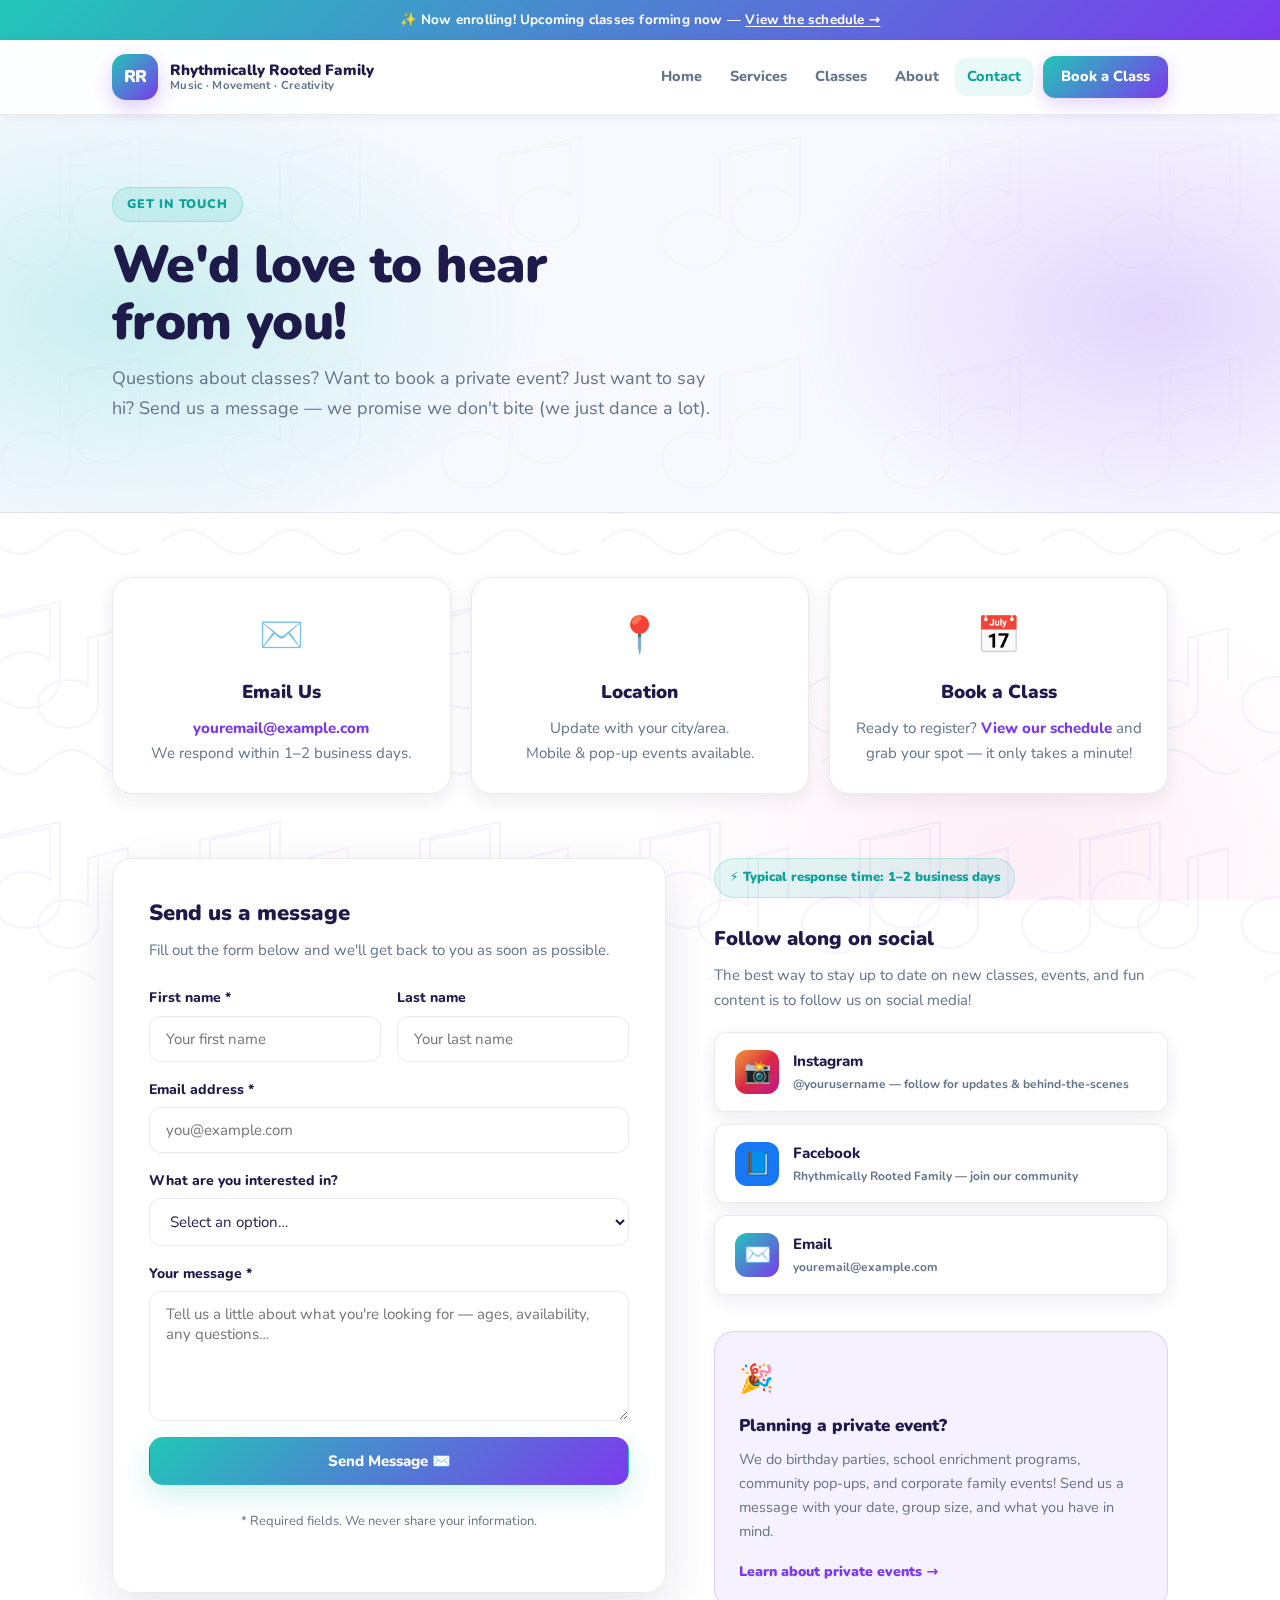
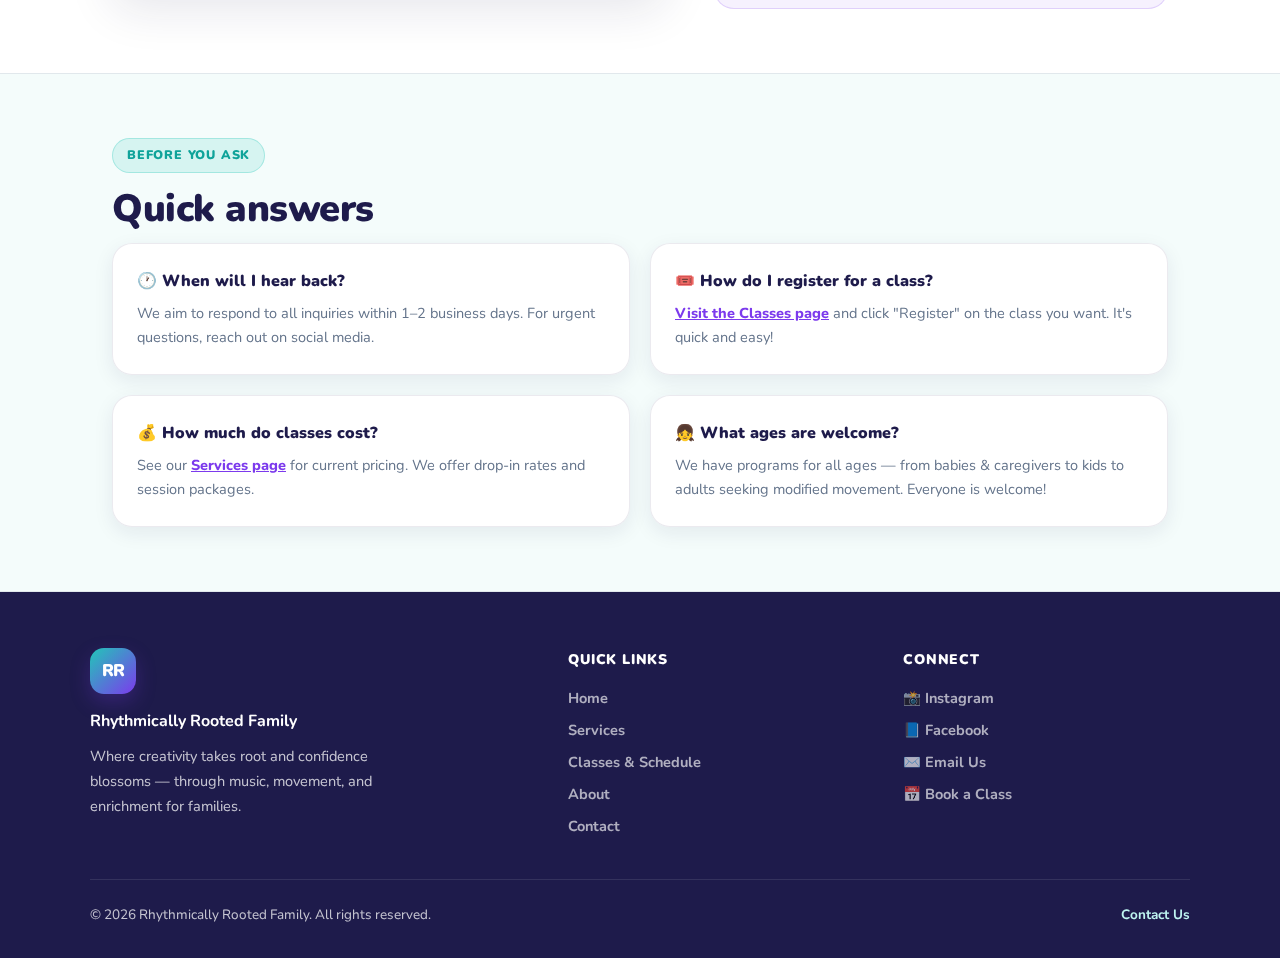
<file: contact.html>
<!doctype html>
<html lang="en">
<head>
  <meta charset="utf-8" />
  <meta name="viewport" content="width=device-width,initial-scale=1" />
  <title>Contact — Rhythmically Rooted Family</title>
  <meta name="description" content="Get in touch with Rhythmically Rooted Family — ask a question, book a class, or request a private event." />
  <link rel="stylesheet" href="style.css" />

  <style>
    /* ── Contact-page-only styles ───────────────────────────── */
    .contact-layout {
      display: grid;
      grid-template-columns: 1.1fr .9fr;
      gap: 48px;
      align-items: start;
    }
    @media (max-width: 820px) {
      .contact-layout { grid-template-columns: 1fr; }
    }

    .form-panel {
      background: var(--cardBg);
      border: 1px solid var(--border);
      border-radius: var(--radius);
      box-shadow: var(--shadow);
      padding: 36px;
    }
    .form-panel h2 { font-size: 22px; font-weight: 900; margin-bottom: 6px; }
    .form-panel p { color: var(--muted); margin-bottom: 24px; font-size: 15px; }

    /* Social buttons */
    .social-links { display: flex; flex-direction: column; gap: 12px; }
    .social-btn {
      display: flex;
      align-items: center;
      gap: 14px;
      padding: 16px 20px;
      background: var(--cardBg);
      border: 1px solid var(--border);
      border-radius: var(--radiusSm);
      box-shadow: var(--shadowSm);
      text-decoration: none;
      color: var(--ink);
      font-weight: 800;
      font-size: 15px;
      transition: transform .15s, box-shadow .15s;
    }
    .social-btn:hover { transform: translateY(-2px); box-shadow: var(--shadow); }
    .social-btn .soc-icon {
      width: 44px; height: 44px; border-radius: 12px;
      display: grid; place-items: center;
      font-size: 22px;
      flex-shrink: 0;
    }
    .soc-ig { background: linear-gradient(135deg, #f09433, #e6683c, #dc2743, #cc2366, #bc1888); }
    .soc-fb { background: #1877f2; }
    .soc-mail { background: var(--grad); }
    .social-btn .soc-text span {
      display: block;
      font-size: 12px;
      color: var(--muted);
      font-weight: 700;
      margin-top: 1px;
    }

    /* Response time badge */
    .response-badge {
      display: inline-flex;
      align-items: center;
      gap: 8px;
      background: rgba(34,198,184,.12);
      border: 1px solid rgba(34,198,184,.25);
      color: var(--tealDark);
      font-size: 13px;
      font-weight: 900;
      padding: 8px 14px;
      border-radius: 999px;
      margin-bottom: 24px;
    }
  </style>
</head>
<body>
  <div class="page-bg" aria-hidden="true"></div>
  <div class="page-pattern" aria-hidden="true"></div>

  <!-- Announcement bar -->
  <div class="topbar">
    ✨ Now enrolling! Upcoming classes forming now —
    <a href="classes.html">View the schedule →</a>
  </div>

  <!-- Navigation -->
  <nav class="nav" aria-label="Main navigation">
    <div class="nav-inner">
      <a href="index.html" class="brand" aria-label="Rhythmically Rooted Family – Home">
        <div class="logo" aria-hidden="true">RR</div>
        <div class="brand-text">
          <span class="brand-name">Rhythmically Rooted Family</span>
          <span class="brand-tagline">Music · Movement · Creativity</span>
        </div>
      </a>
      <button class="hamburger" id="menuBtn" aria-expanded="false" aria-controls="navMenu" aria-label="Open menu">☰</button>
      <div class="navlinks" id="navMenu">
        <a href="index.html">Home</a>
        <a href="services.html">Services</a>
        <a href="classes.html">Classes</a>
        <a href="about.html">About</a>
        <a href="contact.html">Contact</a>
        <a href="classes.html" class="nav-cta">Book a Class</a>
      </div>
    </div>
  </nav>

  <!-- ── PAGE HERO ─────────────────────────────────────────── -->
  <div class="page-hero">
    <div class="wrap">
      <div class="section-tag">Get in Touch</div>
      <h1>We'd love to hear<br />from you!</h1>
      <p class="lead">
        Questions about classes? Want to book a private event? Just want to say hi?
        Send us a message — we promise we don't bite (we just dance a lot).
      </p>
    </div>
  </div>

  <!-- ── CONTACT INFO CARDS ─────────────────────────────────── -->
  <section style="padding-bottom:0;">
    <div class="wrap">
      <div class="info-cards">
        <div class="info-card">
          <div class="icon">✉️</div>
          <h3>Email Us</h3>
          <p><a href="mailto:youremail@example.com">youremail@example.com</a><br />We respond within 1–2 business days.</p>
        </div>
        <div class="info-card">
          <div class="icon">📍</div>
          <h3>Location</h3>
          <p>Update with your city/area.<br />Mobile &amp; pop-up events available.</p>
        </div>
        <div class="info-card">
          <div class="icon">📅</div>
          <h3>Book a Class</h3>
          <p>Ready to register? <a href="classes.html">View our schedule</a> and grab your spot — it only takes a minute!</p>
        </div>
      </div>
    </div>
  </section>

  <!-- ── CONTACT FORM + SOCIAL ─────────────────────────────── -->
  <section>
    <div class="wrap">
      <div class="contact-layout">

        <!-- Contact form -->
        <div class="form-panel">
          <h2>Send us a message</h2>
          <p>Fill out the form below and we'll get back to you as soon as possible.</p>

          <!--
            NOTE: This form doesn't submit anywhere yet.
            To make it work, you can:
            1. Use Formspree.io (free) — replace action with your Formspree URL
            2. Use Netlify Forms — add netlify attribute if hosting on Netlify
            3. Use EmailJS for a fully client-side solution
            4. Connect to any backend you prefer
          -->
          <form class="contact-form" action="#" method="POST" novalidate>
            <div class="form-row">
              <div class="form-group">
                <label for="firstName">First name *</label>
                <input type="text" id="firstName" name="firstName" placeholder="Your first name" required />
              </div>
              <div class="form-group">
                <label for="lastName">Last name</label>
                <input type="text" id="lastName" name="lastName" placeholder="Your last name" />
              </div>
            </div>

            <div class="form-group">
              <label for="email">Email address *</label>
              <input type="email" id="email" name="email" placeholder="you@example.com" required />
            </div>

            <div class="form-group">
              <label for="subject">What are you interested in?</label>
              <select id="subject" name="subject">
                <option value="">Select an option…</option>
                <option>Family Music &amp; Movement class</option>
                <option>Zumba Kids / Youth Movement</option>
                <option>Modified / Chair-Friendly Movement</option>
                <option>Private event or birthday party</option>
                <option>School or community program</option>
                <option>General question</option>
              </select>
            </div>

            <div class="form-group">
              <label for="message">Your message *</label>
              <textarea id="message" name="message" placeholder="Tell us a little about what you're looking for — ages, availability, any questions…" required></textarea>
            </div>

            <button type="submit" class="btn btn-primary" style="width:100%;justify-content:center;">
              Send Message ✉️
            </button>
            <p style="font-size:13px;color:var(--muted);margin-top:10px;text-align:center;">
              * Required fields. We never share your information.
            </p>
          </form>
        </div>

        <!-- Side info -->
        <div>
          <div class="response-badge">
            ⚡ Typical response time: 1–2 business days
          </div>

          <h3 style="font-size:20px;font-weight:900;margin-bottom:8px;">Follow along on social</h3>
          <p style="color:var(--muted);font-size:15px;margin-bottom:20px;">
            The best way to stay up to date on new classes, events, and fun content is to
            follow us on social media!
          </p>

          <div class="social-links">
            <a href="PUT-INSTAGRAM-LINK-HERE" class="social-btn">
              <div class="soc-icon soc-ig">📸</div>
              <div class="soc-text">
                Instagram
                <span>@yourusername — follow for updates &amp; behind-the-scenes</span>
              </div>
            </a>
            <a href="PUT-FACEBOOK-LINK-HERE" class="social-btn">
              <div class="soc-icon soc-fb">📘</div>
              <div class="soc-text">
                Facebook
                <span>Rhythmically Rooted Family — join our community</span>
              </div>
            </a>
            <a href="mailto:youremail@example.com" class="social-btn">
              <div class="soc-icon soc-mail">✉️</div>
              <div class="soc-text">
                Email
                <span>youremail@example.com</span>
              </div>
            </a>
          </div>

          <!-- Private events -->
          <div style="margin-top:36px;padding:24px;background:rgba(124,58,237,.07);border:1px solid rgba(124,58,237,.18);border-radius:var(--radius);">
            <div style="font-size:28px;margin-bottom:10px;">🎉</div>
            <h4 style="font-size:17px;font-weight:900;margin-bottom:8px;">Planning a private event?</h4>
            <p style="color:var(--muted);font-size:14.5px;margin-bottom:14px;">
              We do birthday parties, school enrichment programs, community pop-ups, and corporate family events!
              Send us a message with your date, group size, and what you have in mind.
            </p>
            <a href="services.html" style="color:var(--purple);font-weight:900;text-decoration:none;font-size:14px;">
              Learn about private events →
            </a>
          </div>
        </div>

      </div>
    </div>
  </section>

  <!-- ── FAQ ───────────────────────────────────────────────── -->
  <section style="background:rgba(34,198,184,.05);border-top:1px solid var(--border);border-bottom:1px solid var(--border);">
    <div class="wrap">
      <div class="section-tag">Before You Ask</div>
      <h2 class="section-title">Quick answers</h2>
      <div style="display:grid;grid-template-columns:repeat(2,1fr);gap:20px;">

        <div style="padding:24px;background:var(--cardBg);border:1px solid var(--border);border-radius:var(--radius);box-shadow:var(--shadowSm);">
          <h4 style="font-size:16px;font-weight:900;margin-bottom:8px;">🕐 When will I hear back?</h4>
          <p style="color:var(--muted);font-size:14.5px;">We aim to respond to all inquiries within 1–2 business days. For urgent questions, reach out on social media.</p>
        </div>

        <div style="padding:24px;background:var(--cardBg);border:1px solid var(--border);border-radius:var(--radius);box-shadow:var(--shadowSm);">
          <h4 style="font-size:16px;font-weight:900;margin-bottom:8px;">🎟️ How do I register for a class?</h4>
          <p style="color:var(--muted);font-size:14.5px;"><a href="classes.html" style="color:var(--purple);font-weight:800;">Visit the Classes page</a> and click "Register" on the class you want. It's quick and easy!</p>
        </div>

        <div style="padding:24px;background:var(--cardBg);border:1px solid var(--border);border-radius:var(--radius);box-shadow:var(--shadowSm);">
          <h4 style="font-size:16px;font-weight:900;margin-bottom:8px;">💰 How much do classes cost?</h4>
          <p style="color:var(--muted);font-size:14.5px;">See our <a href="services.html" style="color:var(--purple);font-weight:800;">Services page</a> for current pricing. We offer drop-in rates and session packages.</p>
        </div>

        <div style="padding:24px;background:var(--cardBg);border:1px solid var(--border);border-radius:var(--radius);box-shadow:var(--shadowSm);">
          <h4 style="font-size:16px;font-weight:900;margin-bottom:8px;">👧 What ages are welcome?</h4>
          <p style="color:var(--muted);font-size:14.5px;">We have programs for all ages — from babies &amp; caregivers to kids to adults seeking modified movement. Everyone is welcome!</p>
        </div>

      </div>
    </div>
  </section>

  <!-- ── FOOTER ────────────────────────────────────────────── -->
  <footer>
    <div class="footer-grid">
      <div class="footer-brand">
        <div class="logo">RR</div>
        <strong style="color:#fff;font-size:16px;">Rhythmically Rooted Family</strong>
        <p>Where creativity takes root and confidence blossoms — through music, movement, and enrichment for families.</p>
      </div>
      <div>
        <h4>Quick Links</h4>
        <nav class="footer-links" aria-label="Footer navigation">
          <a href="index.html">Home</a>
          <a href="services.html">Services</a>
          <a href="classes.html">Classes &amp; Schedule</a>
          <a href="about.html">About</a>
          <a href="contact.html">Contact</a>
        </nav>
      </div>
      <div>
        <h4>Connect</h4>
        <nav class="footer-links" aria-label="Social links">
          <a href="PUT-INSTAGRAM-LINK-HERE">📸 Instagram</a>
          <a href="PUT-FACEBOOK-LINK-HERE">📘 Facebook</a>
          <a href="mailto:youremail@example.com">✉️ Email Us</a>
          <a href="classes.html">📅 Book a Class</a>
        </nav>
      </div>
    </div>
    <div class="footer-bottom">
      <span>© <span id="year"></span> Rhythmically Rooted Family. All rights reserved.</span>
      <a href="contact.html">Contact Us</a>
    </div>
  </footer>

  <script src="nav.js"></script>
</body>
</html>
</file>
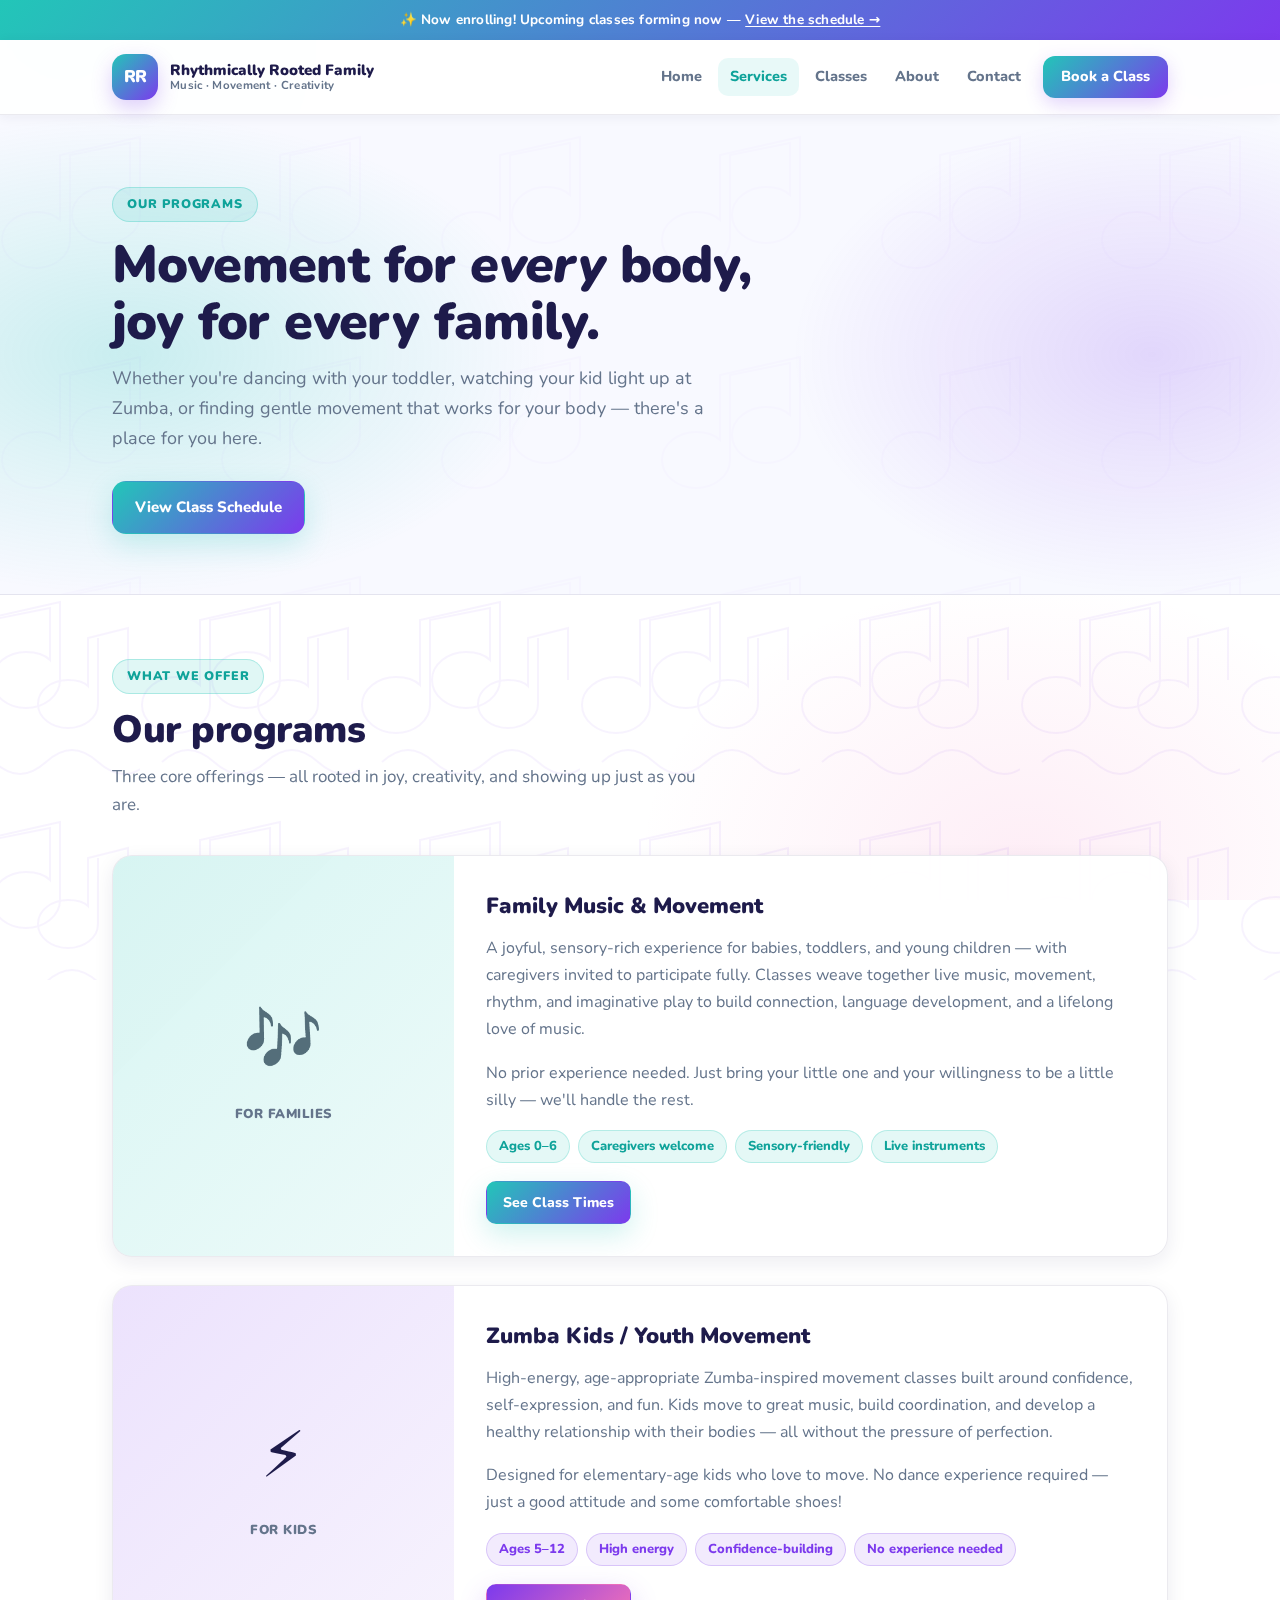
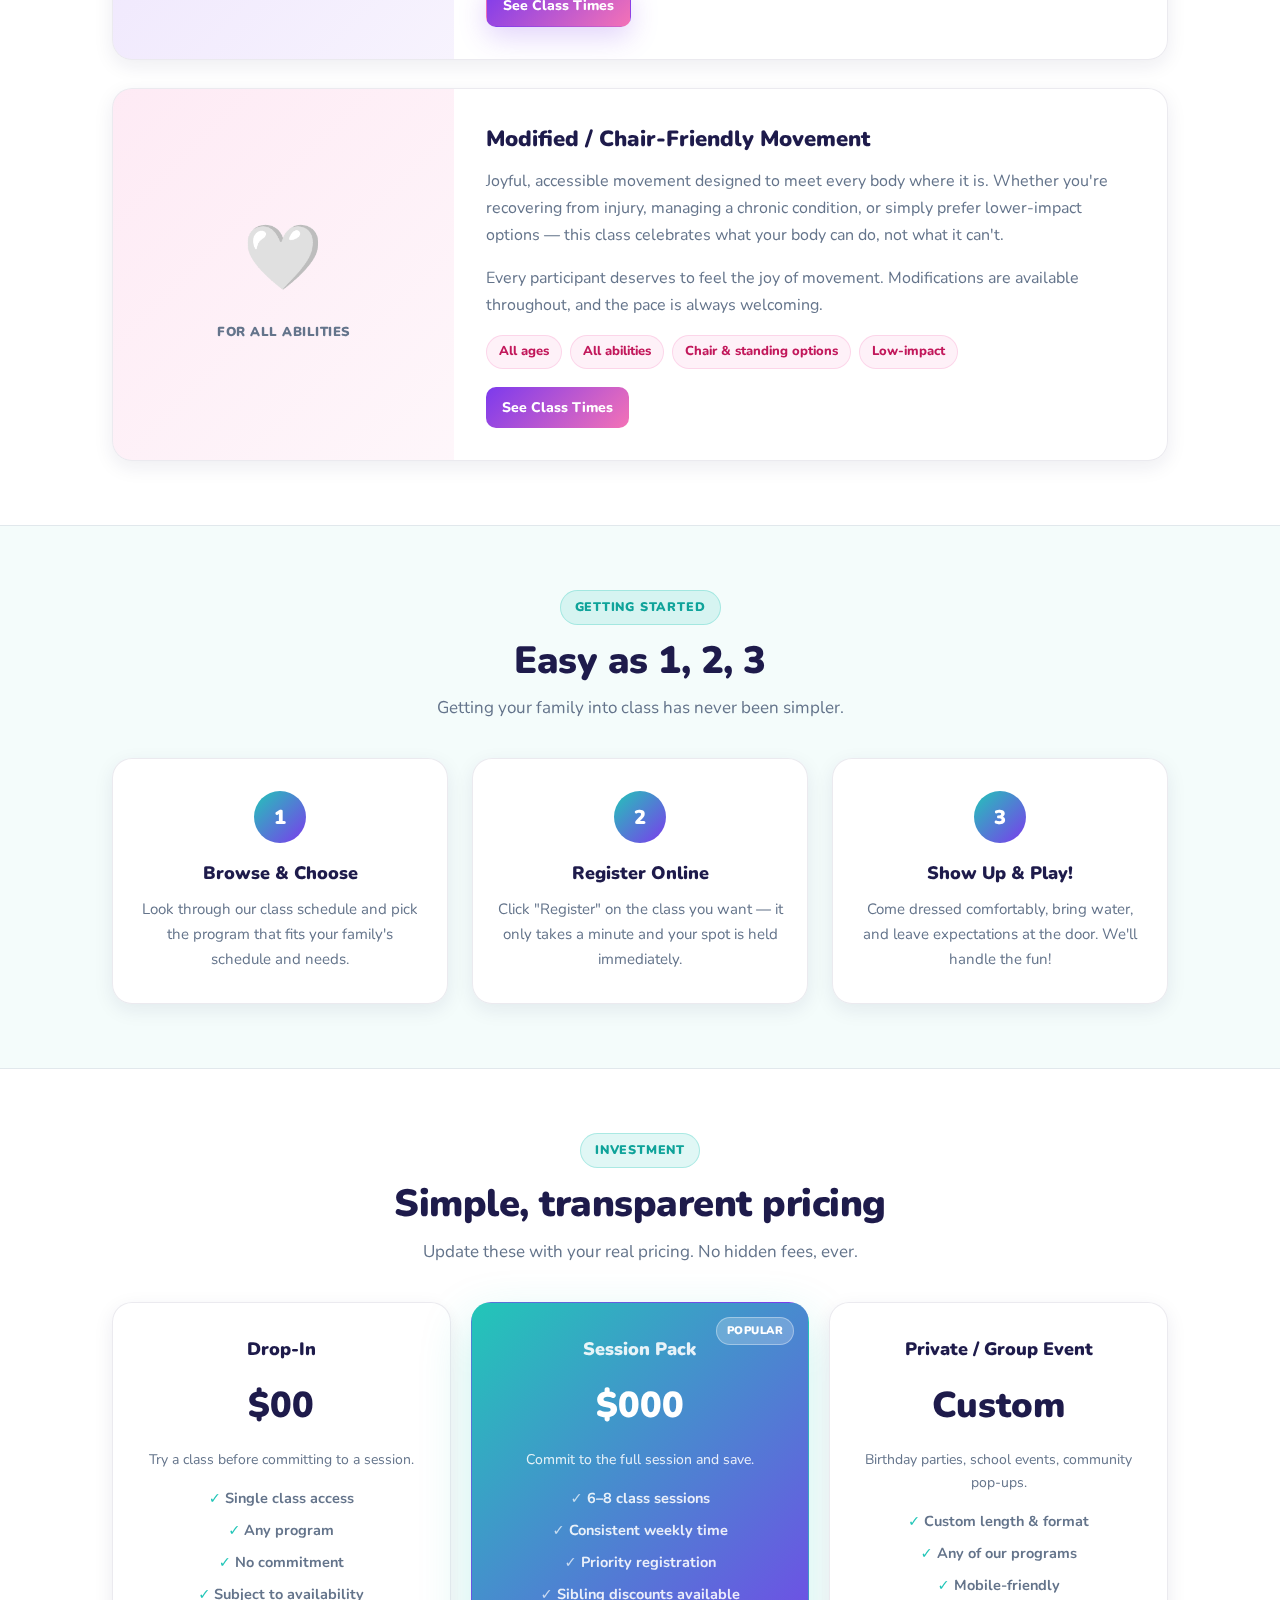
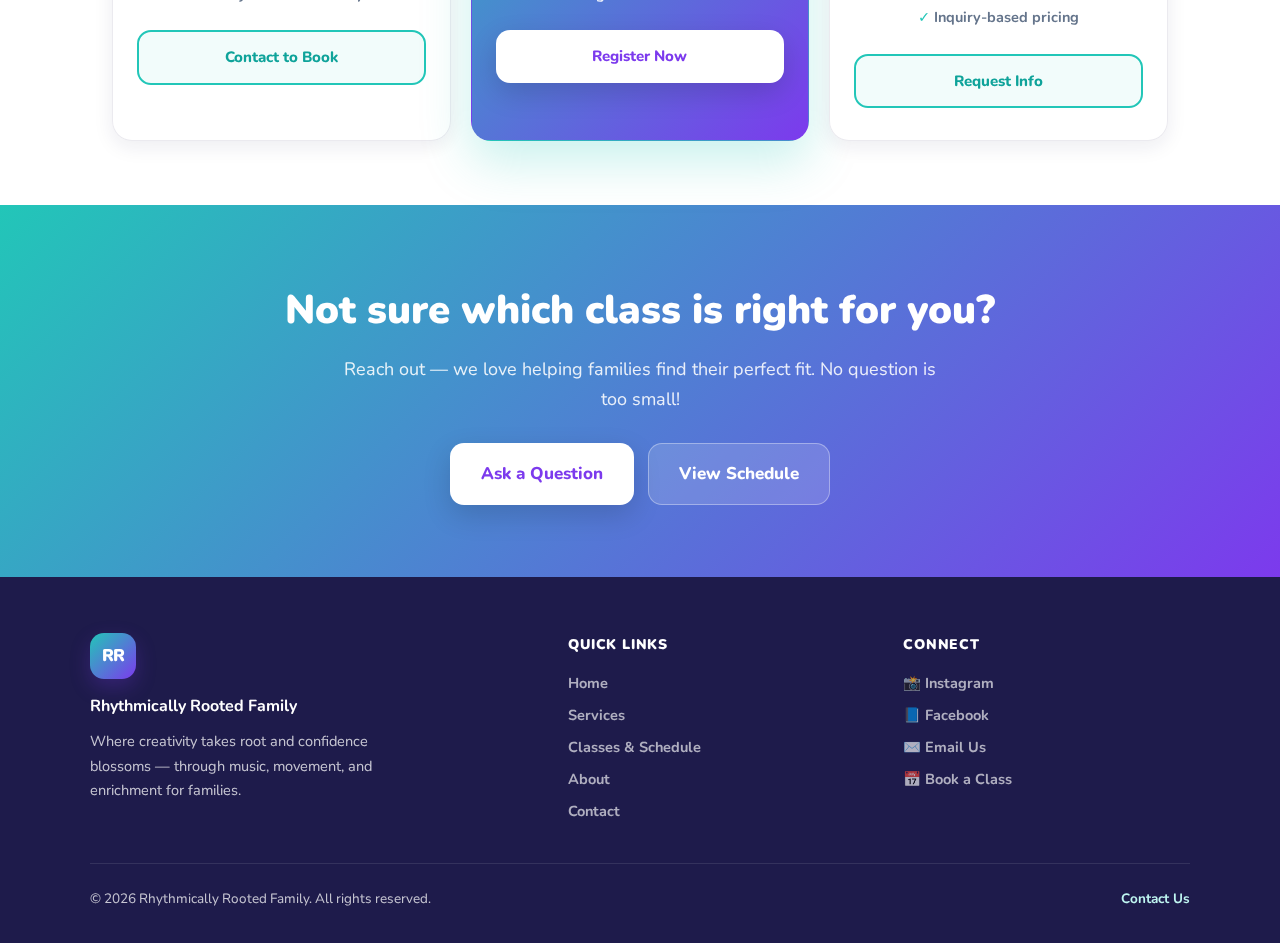
<file: services.html>
<!doctype html>
<html lang="en">
<head>
  <meta charset="utf-8" />
  <meta name="viewport" content="width=device-width,initial-scale=1" />
  <title>Services — Rhythmically Rooted Family</title>
  <meta name="description" content="Family music and movement programs for all ages and abilities — from toddler music circles to chair-friendly Zumba." />
  <link rel="stylesheet" href="style.css" />

  <style>
    /* ── Services-page-only styles ──────────────────────────── */
    .services-full {
      display: grid;
      gap: 28px;
    }
    .service-detail {
      display: grid;
      grid-template-columns: 1fr 2fr;
      gap: 32px;
      background: var(--cardBg);
      border: 1px solid var(--border);
      border-radius: var(--radius);
      box-shadow: var(--shadowSm);
      overflow: hidden;
      transition: transform .18s, box-shadow .18s;
    }
    .service-detail:hover { transform: translateY(-3px); box-shadow: var(--shadow); }
    .service-accent {
      display: flex;
      flex-direction: column;
      align-items: center;
      justify-content: center;
      padding: 36px 24px;
      text-align: center;
      font-size: 64px;
      min-height: 200px;
    }
    .service-accent.teal { background: linear-gradient(135deg, rgba(34,198,184,.18), rgba(34,198,184,.08)); }
    .service-accent.purple { background: linear-gradient(135deg, rgba(124,58,237,.15), rgba(124,58,237,.06)); }
    .service-accent.pink { background: linear-gradient(135deg, rgba(244,114,182,.15), rgba(244,114,182,.06)); }
    .service-accent p {
      font-size: 13px;
      font-weight: 900;
      color: var(--muted);
      text-transform: uppercase;
      letter-spacing: .5px;
      margin-top: 10px;
    }
    .service-body { padding: 32px 32px 32px 0; }
    .service-body h2 { font-size: 22px; font-weight: 900; margin-bottom: 10px; }
    .service-body p { color: var(--muted); margin-bottom: 16px; line-height: 1.7; }
    .service-tags { display: flex; flex-wrap: wrap; gap: 8px; margin-bottom: 18px; }
    .tag {
      background: rgba(34,198,184,.12);
      border: 1px solid rgba(34,198,184,.25);
      color: var(--tealDark);
      font-size: 13px;
      font-weight: 800;
      padding: 5px 12px;
      border-radius: 999px;
    }
    .tag.purple {
      background: rgba(124,58,237,.1);
      border-color: rgba(124,58,237,.22);
      color: var(--purple);
    }
    .tag.pink {
      background: rgba(244,114,182,.1);
      border-color: rgba(244,114,182,.22);
      color: #c2185b;
    }

    @media (max-width: 720px) {
      .service-detail { grid-template-columns: 1fr; }
      .service-body { padding: 0 24px 28px; }
      .service-accent { min-height: 140px; font-size: 48px; }
    }

    /* Pricing section */
    .pricing-grid {
      display: grid;
      grid-template-columns: repeat(3,1fr);
      gap: 20px;
    }
    @media (max-width: 820px) { .pricing-grid { grid-template-columns: 1fr; } }

    .price-card {
      background: var(--cardBg);
      border: 1px solid var(--border);
      border-radius: var(--radius);
      box-shadow: var(--shadowSm);
      padding: 32px 24px;
      text-align: center;
      position: relative;
      overflow: hidden;
      transition: transform .18s;
    }
    .price-card:hover { transform: translateY(-4px); }
    .price-card.featured {
      background: var(--grad);
      color: #fff;
      border-color: transparent;
      box-shadow: 0 20px 50px rgba(34,198,184,.25);
    }
    .price-card.featured h3,
    .price-card.featured p,
    .price-card.featured li { color: rgba(255,255,255,.88); }
    .price-card.featured strong { color: #fff; }
    .price-card h3 { font-size: 18px; font-weight: 900; margin-bottom: 8px; }
    .price-card .price { font-size: 36px; font-weight: 900; margin: 12px 0; color: var(--ink); }
    .price-card.featured .price { color: #fff; }
    .price-card p { color: var(--muted); font-size: 14px; margin-bottom: 16px; }
    .price-card ul { list-style: none; padding: 0; margin-bottom: 24px; display: grid; gap: 8px; }
    .price-card li { font-size: 14.5px; color: var(--muted); font-weight: 700; }
    .price-card li::before { content: '✓ '; color: var(--teal); }
    .price-card.featured li::before { color: rgba(255,255,255,.7); }
    .best-badge {
      position: absolute; top: 14px; right: 14px;
      background: rgba(255,255,255,.22);
      border: 1px solid rgba(255,255,255,.35);
      color: #fff;
      font-size: 11px;
      font-weight: 900;
      padding: 4px 10px;
      border-radius: 999px;
      letter-spacing: .5px;
    }
  </style>
</head>
<body>
  <div class="page-bg" aria-hidden="true"></div>
  <div class="page-pattern" aria-hidden="true"></div>

  <!-- Announcement bar -->
  <div class="topbar">
    ✨ Now enrolling! Upcoming classes forming now —
    <a href="classes.html">View the schedule →</a>
  </div>

  <!-- Navigation -->
  <nav class="nav" aria-label="Main navigation">
    <div class="nav-inner">
      <a href="index.html" class="brand" aria-label="Rhythmically Rooted Family – Home">
        <div class="logo" aria-hidden="true">RR</div>
        <div class="brand-text">
          <span class="brand-name">Rhythmically Rooted Family</span>
          <span class="brand-tagline">Music · Movement · Creativity</span>
        </div>
      </a>
      <button class="hamburger" id="menuBtn" aria-expanded="false" aria-controls="navMenu" aria-label="Open menu">☰</button>
      <div class="navlinks" id="navMenu">
        <a href="index.html">Home</a>
        <a href="services.html">Services</a>
        <a href="classes.html">Classes</a>
        <a href="about.html">About</a>
        <a href="contact.html">Contact</a>
        <a href="classes.html" class="nav-cta">Book a Class</a>
      </div>
    </div>
  </nav>

  <!-- ── PAGE HERO ─────────────────────────────────────────── -->
  <div class="page-hero">
    <div class="wrap">
      <div class="section-tag">Our Programs</div>
      <h1>Movement for <em>every</em> body,<br />joy for every family.</h1>
      <p class="lead">
        Whether you're dancing with your toddler, watching your kid light up at Zumba,
        or finding gentle movement that works for your body — there's a place for you here.
      </p>
      <a href="classes.html" class="btn btn-primary">View Class Schedule</a>
    </div>
  </div>

  <!-- ── SERVICES ──────────────────────────────────────────── -->
  <section>
    <div class="wrap">
      <div class="section-tag">What We Offer</div>
      <h2 class="section-title">Our programs</h2>
      <p class="section-lead">Three core offerings — all rooted in joy, creativity, and showing up just as you are.</p>

      <div class="services-full">

        <!-- Service 1 -->
        <div class="service-detail">
          <div class="service-accent teal">
            🎶
            <p>For Families</p>
          </div>
          <div class="service-body">
            <h2>Family Music &amp; Movement</h2>
            <p>
              A joyful, sensory-rich experience for babies, toddlers, and young children — with caregivers
              invited to participate fully. Classes weave together live music, movement, rhythm, and
              imaginative play to build connection, language development, and a lifelong love of music.
            </p>
            <p>
              No prior experience needed. Just bring your little one and your willingness to be a little
              silly — we'll handle the rest.
            </p>
            <div class="service-tags">
              <span class="tag">Ages 0–6</span>
              <span class="tag">Caregivers welcome</span>
              <span class="tag">Sensory-friendly</span>
              <span class="tag">Live instruments</span>
            </div>
            <a href="classes.html" class="btn btn-primary btn-sm">See Class Times</a>
          </div>
        </div>

        <!-- Service 2 -->
        <div class="service-detail">
          <div class="service-accent purple">
            ⚡
            <p>For Kids</p>
          </div>
          <div class="service-body">
            <h2>Zumba Kids / Youth Movement</h2>
            <p>
              High-energy, age-appropriate Zumba-inspired movement classes built around confidence,
              self-expression, and fun. Kids move to great music, build coordination, and develop
              a healthy relationship with their bodies — all without the pressure of perfection.
            </p>
            <p>
              Designed for elementary-age kids who love to move. No dance experience required —
              just a good attitude and some comfortable shoes!
            </p>
            <div class="service-tags">
              <span class="tag purple">Ages 5–12</span>
              <span class="tag purple">High energy</span>
              <span class="tag purple">Confidence-building</span>
              <span class="tag purple">No experience needed</span>
            </div>
            <a href="classes.html" class="btn btn-purple btn-sm">See Class Times</a>
          </div>
        </div>

        <!-- Service 3 -->
        <div class="service-detail">
          <div class="service-accent pink">
            🤍
            <p>For All Abilities</p>
          </div>
          <div class="service-body">
            <h2>Modified / Chair-Friendly Movement</h2>
            <p>
              Joyful, accessible movement designed to meet every body where it is. Whether you're
              recovering from injury, managing a chronic condition, or simply prefer lower-impact
              options — this class celebrates what your body can do, not what it can't.
            </p>
            <p>
              Every participant deserves to feel the joy of movement. Modifications are available
              throughout, and the pace is always welcoming.
            </p>
            <div class="service-tags">
              <span class="tag pink">All ages</span>
              <span class="tag pink">All abilities</span>
              <span class="tag pink">Chair &amp; standing options</span>
              <span class="tag pink">Low-impact</span>
            </div>
            <a href="classes.html" class="btn btn-sm" style="background:var(--gradWarm);color:#fff;border:none;">See Class Times</a>
          </div>
        </div>

      </div>
    </div>
  </section>

  <!-- ── HOW IT WORKS ──────────────────────────────────────── -->
  <section style="background:rgba(34,198,184,.05);border-top:1px solid var(--border);border-bottom:1px solid var(--border);">
    <div class="wrap">
      <div class="center">
        <div class="section-tag">Getting Started</div>
        <h2 class="section-title">Easy as 1, 2, 3</h2>
        <p class="section-lead">Getting your family into class has never been simpler.</p>
      </div>
      <div class="steps">
        <div class="step">
          <div class="step-num">1</div>
          <h3>Browse &amp; Choose</h3>
          <p>Look through our class schedule and pick the program that fits your family's schedule and needs.</p>
        </div>
        <div class="step">
          <div class="step-num">2</div>
          <h3>Register Online</h3>
          <p>Click "Register" on the class you want — it only takes a minute and your spot is held immediately.</p>
        </div>
        <div class="step">
          <div class="step-num">3</div>
          <h3>Show Up &amp; Play!</h3>
          <p>Come dressed comfortably, bring water, and leave expectations at the door. We'll handle the fun!</p>
        </div>
      </div>
    </div>
  </section>

  <!-- ── PRICING ───────────────────────────────────────────── -->
  <section>
    <div class="wrap">
      <div class="center">
        <div class="section-tag">Investment</div>
        <h2 class="section-title">Simple, transparent pricing</h2>
        <p class="section-lead">Update these with your real pricing. No hidden fees, ever.</p>
      </div>
      <div class="pricing-grid">
        <div class="price-card">
          <h3>Drop-In</h3>
          <div class="price">$00</div>
          <p>Try a class before committing to a session.</p>
          <ul>
            <li>Single class access</li>
            <li>Any program</li>
            <li>No commitment</li>
            <li>Subject to availability</li>
          </ul>
          <a href="contact.html" class="btn btn-outline" style="width:100%;">Contact to Book</a>
        </div>

        <div class="price-card featured">
          <div class="best-badge">POPULAR</div>
          <h3>Session Pack</h3>
          <div class="price">$000</div>
          <p>Commit to the full session and save.</p>
          <ul>
            <li>6–8 class sessions</li>
            <li>Consistent weekly time</li>
            <li>Priority registration</li>
            <li>Sibling discounts available</li>
          </ul>
          <a href="classes.html" class="btn btn-white" style="width:100%;">Register Now</a>
        </div>

        <div class="price-card">
          <h3>Private / Group Event</h3>
          <div class="price">Custom</div>
          <p>Birthday parties, school events, community pop-ups.</p>
          <ul>
            <li>Custom length &amp; format</li>
            <li>Any of our programs</li>
            <li>Mobile-friendly</li>
            <li>Inquiry-based pricing</li>
          </ul>
          <a href="contact.html" class="btn btn-outline" style="width:100%;">Request Info</a>
        </div>
      </div>
    </div>
  </section>

  <!-- ── CTA BAND ──────────────────────────────────────────── -->
  <div class="cta-band">
    <h2>Not sure which class is right for you?</h2>
    <p>Reach out — we love helping families find their perfect fit. No question is too small!</p>
    <div style="display:flex;gap:14px;justify-content:center;flex-wrap:wrap;">
      <a href="contact.html" class="btn btn-white btn-lg">Ask a Question</a>
      <a href="classes.html" class="btn btn-lg" style="background:rgba(255,255,255,.15);border-color:rgba(255,255,255,.35);color:#fff;">View Schedule</a>
    </div>
  </div>

  <!-- ── FOOTER ────────────────────────────────────────────── -->
  <footer>
    <div class="footer-grid">
      <div class="footer-brand">
        <div class="logo">RR</div>
        <strong style="color:#fff;font-size:16px;">Rhythmically Rooted Family</strong>
        <p>Where creativity takes root and confidence blossoms — through music, movement, and enrichment for families.</p>
      </div>
      <div>
        <h4>Quick Links</h4>
        <nav class="footer-links" aria-label="Footer navigation">
          <a href="index.html">Home</a>
          <a href="services.html">Services</a>
          <a href="classes.html">Classes &amp; Schedule</a>
          <a href="about.html">About</a>
          <a href="contact.html">Contact</a>
        </nav>
      </div>
      <div>
        <h4>Connect</h4>
        <nav class="footer-links" aria-label="Social links">
          <a href="PUT-INSTAGRAM-LINK-HERE">📸 Instagram</a>
          <a href="PUT-FACEBOOK-LINK-HERE">📘 Facebook</a>
          <a href="mailto:youremail@example.com">✉️ Email Us</a>
          <a href="classes.html">📅 Book a Class</a>
        </nav>
      </div>
    </div>
    <div class="footer-bottom">
      <span>© <span id="year"></span> Rhythmically Rooted Family. All rights reserved.</span>
      <a href="contact.html">Contact Us</a>
    </div>
  </footer>

  <script src="nav.js"></script>
</body>
</html>
</file>
<file: style.css>
/* ============================================================
   Rhythmically Rooted Family — Shared Stylesheet
   ============================================================ */

@import url('https://fonts.googleapis.com/css2?family=Nunito:ital,wght@0,400;0,600;0,700;0,800;0,900;1,400&display=swap');

/* ── Design Tokens ─────────────────────────────────────────── */
:root {
  --teal:       #22c6b8;
  --tealDark:   #0fa39a;
  --tealLite:   #bff6f1;
  --sky:        #9fe2ff;
  --purple:     #7c3aed;
  --purpleMid:  #9b59f5;
  --purpleLite: #d8c8ff;
  --pink:       #f472b6;
  --pinkLite:   #fce7f3;
  --ink:        #1e1b4b;
  --muted:      #64748b;
  --cardBg:     rgba(255,255,255,.96);
  --border:     rgba(30,27,75,.09);
  --shadow:     0 16px 48px rgba(30,27,75,.11);
  --shadowSm:   0 6px 20px rgba(30,27,75,.08);
  --radius:     20px;
  --radiusSm:   12px;
  --max:        1100px;
  --font:       'Nunito', system-ui, -apple-system, sans-serif;
  --grad:       linear-gradient(135deg, var(--teal), var(--purple));
  --gradWarm:   linear-gradient(135deg, var(--purple), var(--pink));
}

/* ── Reset ─────────────────────────────────────────────────── */
*, *::before, *::after { box-sizing: border-box; margin: 0; padding: 0; }

html { scroll-behavior: smooth; }

body {
  font-family: var(--font);
  color: var(--ink);
  background: #fff;
  overflow-x: hidden;
  font-size: 16px;
  line-height: 1.65;
}

img { display: block; max-width: 100%; }
a { color: inherit; }

/* ── Fixed background gradient ─────────────────────────────── */
.page-bg {
  position: fixed; inset: 0; z-index: -2; pointer-events: none;
  background:
    radial-gradient(800px 550px at 5% 5%,  rgba(34,198,184,.18), transparent 55%),
    radial-gradient(700px 500px at 95% 5%,  rgba(124,58,237,.16), transparent 55%),
    radial-gradient(700px 500px at 80% 95%, rgba(244,114,182,.12), transparent 55%),
    #fff;
}

/* Musical note pattern overlay */
.page-pattern {
  position: fixed; inset: -80px; z-index: -1; pointer-events: none; opacity: .06;
  background-image: url("data:image/svg+xml,%3Csvg xmlns='http://www.w3.org/2000/svg' width='220' height='220' viewBox='0 0 220 220'%3E%3Cg fill='none' stroke='%237c3aed' stroke-width='2'%3E%3Cpath d='M70 40v85c0 16-16 28-34 28S2 141 2 125s16-28 34-28c10 0 19 3 24 8V40l80-18v78c0 16-16 28-34 28s-34-12-34-28 16-28 34-28c10 0 19 3 24 8V28z'/%3E%3Cpath d='M178 58v66c0 14-14 24-30 24s-30-10-30-24 14-24 30-24c9 0 16 2 20 6V58l40-10v52'/%3E%3Cpath d='M22 182c18-16 34-16 52 0s34 16 52 0 34-16 52 0 34 16 52 0'/%3E%3C/g%3E%3C/svg%3E");
  background-size: 220px 220px;
}

/* ── Layout helpers ─────────────────────────────────────────── */
.wrap {
  max-width: var(--max);
  margin: 0 auto;
  padding: 0 22px;
}

section { padding: 64px 0; }

/* ── Announcement bar ──────────────────────────────────────── */
.topbar {
  background: var(--grad);
  color: #fff;
  font-size: 13.5px;
  font-weight: 700;
  text-align: center;
  padding: 9px 16px;
  letter-spacing: .2px;
}
.topbar a { color: #fff; text-decoration: underline; text-underline-offset: 2px; }

/* ── Navigation ────────────────────────────────────────────── */
.nav {
  position: sticky;
  top: 0;
  z-index: 200;
  background: rgba(255,255,255,.95);
  backdrop-filter: blur(14px);
  -webkit-backdrop-filter: blur(14px);
  border-bottom: 1px solid var(--border);
  box-shadow: 0 2px 12px rgba(30,27,75,.06);
}
.nav-inner {
  display: flex;
  align-items: center;
  justify-content: space-between;
  padding: 14px 22px;
  max-width: var(--max);
  margin: 0 auto;
  gap: 16px;
}

/* Brand / logo */
.brand {
  display: flex;
  align-items: center;
  gap: 12px;
  text-decoration: none;
  color: var(--ink);
  flex-shrink: 0;
}
.logo {
  width: 46px; height: 46px;
  border-radius: 14px;
  background: var(--grad);
  box-shadow: 0 8px 20px rgba(124,58,237,.25);
  display: grid; place-items: center;
  color: #fff;
  font-weight: 900;
  font-size: 17px;
  letter-spacing: -.5px;
  flex-shrink: 0;
}
.brand-text { line-height: 1.2; }
.brand-name {
  display: block;
  font-weight: 900;
  font-size: 15px;
  color: var(--ink);
}
.brand-tagline {
  display: block;
  font-size: 11.5px;
  font-weight: 700;
  color: var(--muted);
  letter-spacing: .3px;
}

/* Nav links */
.navlinks {
  display: flex;
  align-items: center;
  gap: 4px;
}
.navlinks a {
  text-decoration: none;
  font-weight: 800;
  font-size: 14.5px;
  color: var(--muted);
  padding: 7px 12px;
  border-radius: 10px;
  transition: color .18s, background .18s;
}
.navlinks a:hover,
.navlinks a.active { color: var(--ink); background: rgba(34,198,184,.1); }
.navlinks a.active { color: var(--tealDark); }

/* CTA button in nav */
.nav-cta {
  margin-left: 6px;
  background: var(--grad) !important;
  color: #fff !important;
  border-radius: 12px !important;
  padding: 9px 18px !important;
  box-shadow: 0 6px 18px rgba(124,58,237,.22);
  transition: transform .15s, box-shadow .15s !important;
}
.nav-cta:hover {
  transform: translateY(-1px);
  box-shadow: 0 10px 24px rgba(124,58,237,.30) !important;
  background: var(--grad) !important;
}

/* Hamburger */
.hamburger {
  display: none;
  background: none;
  border: 1.5px solid var(--border);
  border-radius: 10px;
  padding: 8px 10px;
  cursor: pointer;
  font-size: 18px;
  color: var(--ink);
  line-height: 1;
  flex-shrink: 0;
}

/* Mobile nav */
@media (max-width: 820px) {
  .hamburger { display: flex; align-items: center; }
  .navlinks {
    display: none;
    position: absolute;
    top: 100%;
    left: 0; right: 0;
    background: rgba(255,255,255,.98);
    backdrop-filter: blur(14px);
    border-bottom: 1px solid var(--border);
    flex-direction: column;
    align-items: stretch;
    padding: 12px 20px 20px;
    gap: 2px;
    box-shadow: 0 10px 30px rgba(30,27,75,.10);
  }
  .navlinks.open { display: flex; }
  .navlinks a { padding: 12px 14px; border-radius: 12px; font-size: 16px; }
  .nav-cta { margin-left: 0 !important; text-align: center; margin-top: 8px; }
  .brand-name { font-size: 14px; }
}

/* ── Buttons ────────────────────────────────────────────────── */
.btn {
  display: inline-flex;
  align-items: center;
  justify-content: center;
  gap: 8px;
  padding: 13px 22px;
  border-radius: 14px;
  text-decoration: none;
  font-family: var(--font);
  font-weight: 800;
  font-size: 15px;
  border: 1.5px solid var(--border);
  background: #fff;
  color: var(--ink);
  cursor: pointer;
  transition: transform .15s, box-shadow .15s;
  white-space: nowrap;
}
.btn:hover { transform: translateY(-2px); box-shadow: var(--shadowSm); }
.btn:active { transform: translateY(0); }

.btn-primary {
  background: var(--grad);
  border-color: transparent;
  color: #fff;
  box-shadow: 0 10px 28px rgba(34,198,184,.22);
}
.btn-primary:hover { box-shadow: 0 14px 36px rgba(34,198,184,.35); }

.btn-purple {
  background: var(--gradWarm);
  border-color: transparent;
  color: #fff;
  box-shadow: 0 10px 28px rgba(124,58,237,.22);
}
.btn-purple:hover { box-shadow: 0 14px 36px rgba(124,58,237,.35); }

.btn-outline {
  border: 2px solid var(--teal);
  color: var(--tealDark);
  background: rgba(34,198,184,.06);
}
.btn-outline:hover { background: rgba(34,198,184,.14); }

.btn-sm { padding: 9px 16px; font-size: 14px; border-radius: 10px; }
.btn-lg { padding: 16px 30px; font-size: 17px; }

/* ── Section header ─────────────────────────────────────────── */
.section-tag {
  display: inline-block;
  background: rgba(34,198,184,.14);
  border: 1px solid rgba(34,198,184,.28);
  color: var(--tealDark);
  font-size: 12.5px;
  font-weight: 900;
  letter-spacing: .8px;
  text-transform: uppercase;
  padding: 6px 14px;
  border-radius: 999px;
  margin-bottom: 14px;
}
.section-tag.purple {
  background: rgba(124,58,237,.10);
  border-color: rgba(124,58,237,.22);
  color: var(--purple);
}
.section-tag.pink {
  background: rgba(244,114,182,.10);
  border-color: rgba(244,114,182,.22);
  color: #c2185b;
}

.section-title {
  font-size: clamp(26px, 4vw, 38px);
  font-weight: 900;
  line-height: 1.15;
  letter-spacing: -.5px;
  margin-bottom: 12px;
}
.section-lead {
  font-size: 17px;
  color: var(--muted);
  max-width: 60ch;
  margin-bottom: 36px;
}
.center { text-align: center; }
.center .section-lead { margin-left: auto; margin-right: auto; }

/* ── Cards ──────────────────────────────────────────────────── */
.card {
  background: var(--cardBg);
  border: 1px solid var(--border);
  border-radius: var(--radius);
  box-shadow: var(--shadowSm);
  padding: 28px;
  position: relative;
  overflow: hidden;
  transition: transform .18s, box-shadow .18s;
}
.card:hover { transform: translateY(-4px); box-shadow: var(--shadow); }

.card-swoosh {
  position: absolute; right: -40px; top: -50px;
  width: 180px; height: 180px; border-radius: 999px;
  background: radial-gradient(circle at 30% 30%, rgba(34,198,184,.45), rgba(124,58,237,.25), transparent 70%);
  pointer-events: none;
}
.card-icon {
  font-size: 36px;
  margin-bottom: 14px;
  display: block;
}
.card h3 { font-size: 20px; font-weight: 900; margin-bottom: 8px; }
.card p { color: var(--muted); margin-bottom: 16px; }
.card ul { color: var(--muted); padding-left: 18px; }
.card ul li { margin-bottom: 4px; }

/* ── Page hero (inner pages) ────────────────────────────────── */
.page-hero {
  padding: 72px 0 60px;
  background:
    radial-gradient(700px 400px at 10% 50%, rgba(34,198,184,.22), transparent 60%),
    radial-gradient(600px 400px at 90% 50%, rgba(124,58,237,.18), transparent 60%),
    #f8f9ff;
  border-bottom: 1px solid var(--border);
  position: relative;
  overflow: hidden;
}
.page-hero::after {
  content: '';
  position: absolute; inset: 0; pointer-events: none; z-index: 0;
  background-image: url("data:image/svg+xml,%3Csvg xmlns='http://www.w3.org/2000/svg' width='220' height='220' viewBox='0 0 220 220'%3E%3Cg fill='none' stroke='%237c3aed' stroke-width='2' opacity='0.4'%3E%3Cpath d='M70 40v85c0 16-16 28-34 28S2 141 2 125s16-28 34-28c10 0 19 3 24 8V40l80-18v78c0 16-16 28-34 28s-34-12-34-28 16-28 34-28c10 0 19 3 24 8V28z'/%3E%3C/g%3E%3C/svg%3E");
  background-size: 220px 220px; opacity: .05;
}
.page-hero .wrap { position: relative; z-index: 1; }
.page-hero h1 {
  font-size: clamp(32px, 5vw, 52px);
  font-weight: 900;
  line-height: 1.1;
  letter-spacing: -.6px;
  margin-bottom: 14px;
}
.page-hero p.lead {
  font-size: 18px;
  color: var(--muted);
  max-width: 55ch;
  margin-bottom: 28px;
}

/* ── Step cards ─────────────────────────────────────────────── */
.steps { display: grid; grid-template-columns: repeat(3,1fr); gap: 24px; }
.step {
  text-align: center;
  padding: 32px 24px;
  background: var(--cardBg);
  border: 1px solid var(--border);
  border-radius: var(--radius);
  box-shadow: var(--shadowSm);
}
.step-num {
  width: 52px; height: 52px; border-radius: 999px;
  background: var(--grad);
  color: #fff; font-weight: 900; font-size: 20px;
  display: grid; place-items: center;
  margin: 0 auto 16px;
}
.step h3 { font-size: 18px; font-weight: 900; margin-bottom: 8px; }
.step p { color: var(--muted); font-size: 15px; }

/* ── Schedule rows ──────────────────────────────────────────── */
.schedule { display: grid; gap: 12px; }
.schedule-row {
  display: flex;
  align-items: center;
  justify-content: space-between;
  flex-wrap: wrap;
  gap: 14px;
  padding: 20px 24px;
  background: var(--cardBg);
  border: 1px solid var(--border);
  border-radius: var(--radiusSm);
  box-shadow: var(--shadowSm);
  transition: box-shadow .18s;
}
.schedule-row:hover { box-shadow: var(--shadow); }
.schedule-dot {
  display: inline-block;
  width: 10px; height: 10px; border-radius: 999px;
  background: var(--teal);
  margin-right: 8px;
  flex-shrink: 0;
}
.schedule-row strong { font-size: 16px; font-weight: 900; }
.schedule-row span { color: var(--muted); font-size: 14.5px; }

/* ── Testimonials ──────────────────────────────────────────── */
.testimonials { display: grid; grid-template-columns: 1fr 1fr; gap: 20px; }
.testimonial {
  background: var(--cardBg);
  border: 1px solid var(--border);
  border-radius: var(--radius);
  box-shadow: var(--shadowSm);
  padding: 28px;
}
.testimonial blockquote {
  font-size: 16px;
  color: var(--muted);
  font-style: italic;
  line-height: 1.7;
  margin-bottom: 16px;
}
.testimonial .who { font-weight: 900; font-size: 15px; color: var(--ink); }
.testimonial .stars { color: #f59e0b; font-size: 18px; margin-bottom: 10px; }

/* ── CTA band ───────────────────────────────────────────────── */
.cta-band {
  background: var(--grad);
  color: #fff;
  text-align: center;
  padding: 72px 22px;
}
.cta-band h2 { font-size: clamp(26px, 4vw, 40px); font-weight: 900; margin-bottom: 12px; }
.cta-band p { font-size: 18px; opacity: .88; max-width: 55ch; margin: 0 auto 28px; }
.btn-white {
  background: #fff;
  color: var(--purple);
  border-color: transparent;
  box-shadow: 0 10px 28px rgba(0,0,0,.15);
}
.btn-white:hover { box-shadow: 0 16px 36px rgba(0,0,0,.22); }

/* ── Feature band (alternating) ─────────────────────────────── */
.feature {
  display: grid;
  grid-template-columns: 1fr 1fr;
  gap: 60px;
  align-items: center;
}
.feature.flip { direction: rtl; }
.feature.flip > * { direction: ltr; }

.feature-visual {
  border-radius: var(--radius);
  overflow: hidden;
  min-height: 320px;
  background: linear-gradient(135deg, rgba(34,198,184,.2), rgba(124,58,237,.18));
  border: 1px solid var(--border);
  display: grid;
  place-items: center;
  position: relative;
}
.feature-visual svg { width: 80%; height: auto; }

/* ── Contact form ───────────────────────────────────────────── */
.contact-form { display: grid; gap: 16px; }
.form-row { display: grid; grid-template-columns: 1fr 1fr; gap: 16px; }
.form-group { display: flex; flex-direction: column; gap: 6px; }
.form-group label { font-weight: 800; font-size: 14px; color: var(--ink); }
.form-group input,
.form-group select,
.form-group textarea {
  font-family: var(--font);
  font-size: 15px;
  padding: 12px 16px;
  border: 1.5px solid var(--border);
  border-radius: 12px;
  background: #fff;
  color: var(--ink);
  transition: border-color .15s, box-shadow .15s;
  outline: none;
  width: 100%;
}
.form-group input:focus,
.form-group select:focus,
.form-group textarea:focus {
  border-color: var(--teal);
  box-shadow: 0 0 0 3px rgba(34,198,184,.15);
}
.form-group textarea { resize: vertical; min-height: 130px; }

/* ── Info card (contact page) ──────────────────────────────── */
.info-cards { display: grid; grid-template-columns: repeat(3,1fr); gap: 20px; }
.info-card {
  text-align: center;
  padding: 28px 20px;
  background: var(--cardBg);
  border: 1px solid var(--border);
  border-radius: var(--radius);
  box-shadow: var(--shadowSm);
}
.info-card .icon { font-size: 36px; margin-bottom: 12px; }
.info-card h3 { font-weight: 900; margin-bottom: 8px; }
.info-card p { color: var(--muted); font-size: 15px; }
.info-card a { color: var(--purple); text-decoration: none; font-weight: 800; }
.info-card a:hover { text-decoration: underline; }

/* ── Values grid ────────────────────────────────────────────── */
.values { display: grid; grid-template-columns: repeat(2,1fr); gap: 20px; }
.value-card {
  display: flex;
  gap: 18px;
  padding: 24px;
  background: var(--cardBg);
  border: 1px solid var(--border);
  border-radius: var(--radius);
  box-shadow: var(--shadowSm);
}
.value-icon {
  font-size: 32px;
  flex-shrink: 0;
  width: 52px; height: 52px;
  border-radius: 14px;
  background: rgba(34,198,184,.12);
  display: grid; place-items: center;
}
.value-card h4 { font-size: 17px; font-weight: 900; margin-bottom: 6px; }
.value-card p { color: var(--muted); font-size: 14.5px; }

/* ── Footer ─────────────────────────────────────────────────── */
footer {
  background: var(--ink);
  color: rgba(255,255,255,.75);
  padding: 56px 22px 32px;
}
.footer-grid {
  max-width: var(--max);
  margin: 0 auto;
  display: grid;
  grid-template-columns: 1.5fr 1fr 1fr;
  gap: 48px;
  padding-bottom: 40px;
  border-bottom: 1px solid rgba(255,255,255,.1);
  margin-bottom: 24px;
}
.footer-brand .logo { background: var(--grad); margin-bottom: 14px; }
.footer-brand p { font-size: 14.5px; line-height: 1.7; max-width: 32ch; margin-top: 10px; }
footer h4 {
  color: #fff;
  font-size: 14px;
  font-weight: 900;
  text-transform: uppercase;
  letter-spacing: .8px;
  margin-bottom: 16px;
}
.footer-links { display: flex; flex-direction: column; gap: 8px; }
.footer-links a {
  text-decoration: none;
  color: rgba(255,255,255,.65);
  font-size: 14.5px;
  font-weight: 700;
  transition: color .15s;
}
.footer-links a:hover { color: #fff; }
.footer-bottom {
  max-width: var(--max);
  margin: 0 auto;
  display: flex;
  justify-content: space-between;
  align-items: center;
  font-size: 13.5px;
  flex-wrap: wrap;
  gap: 10px;
}
.footer-bottom a { color: var(--tealLite); text-decoration: none; font-weight: 700; }

/* ── Responsive ─────────────────────────────────────────────── */
@media (max-width: 900px) {
  .steps { grid-template-columns: 1fr; }
  .testimonials { grid-template-columns: 1fr; }
  .info-cards { grid-template-columns: 1fr; }
  .feature { grid-template-columns: 1fr; gap: 30px; }
  .feature.flip { direction: ltr; }
  .feature-visual { min-height: 240px; }
  .footer-grid { grid-template-columns: 1fr; gap: 32px; }
  .values { grid-template-columns: 1fr; }
}
@media (max-width: 680px) {
  section { padding: 48px 0; }
  .page-hero { padding: 52px 0 44px; }
  .form-row { grid-template-columns: 1fr; }
  .footer-bottom { flex-direction: column; text-align: center; }
}
</file>
